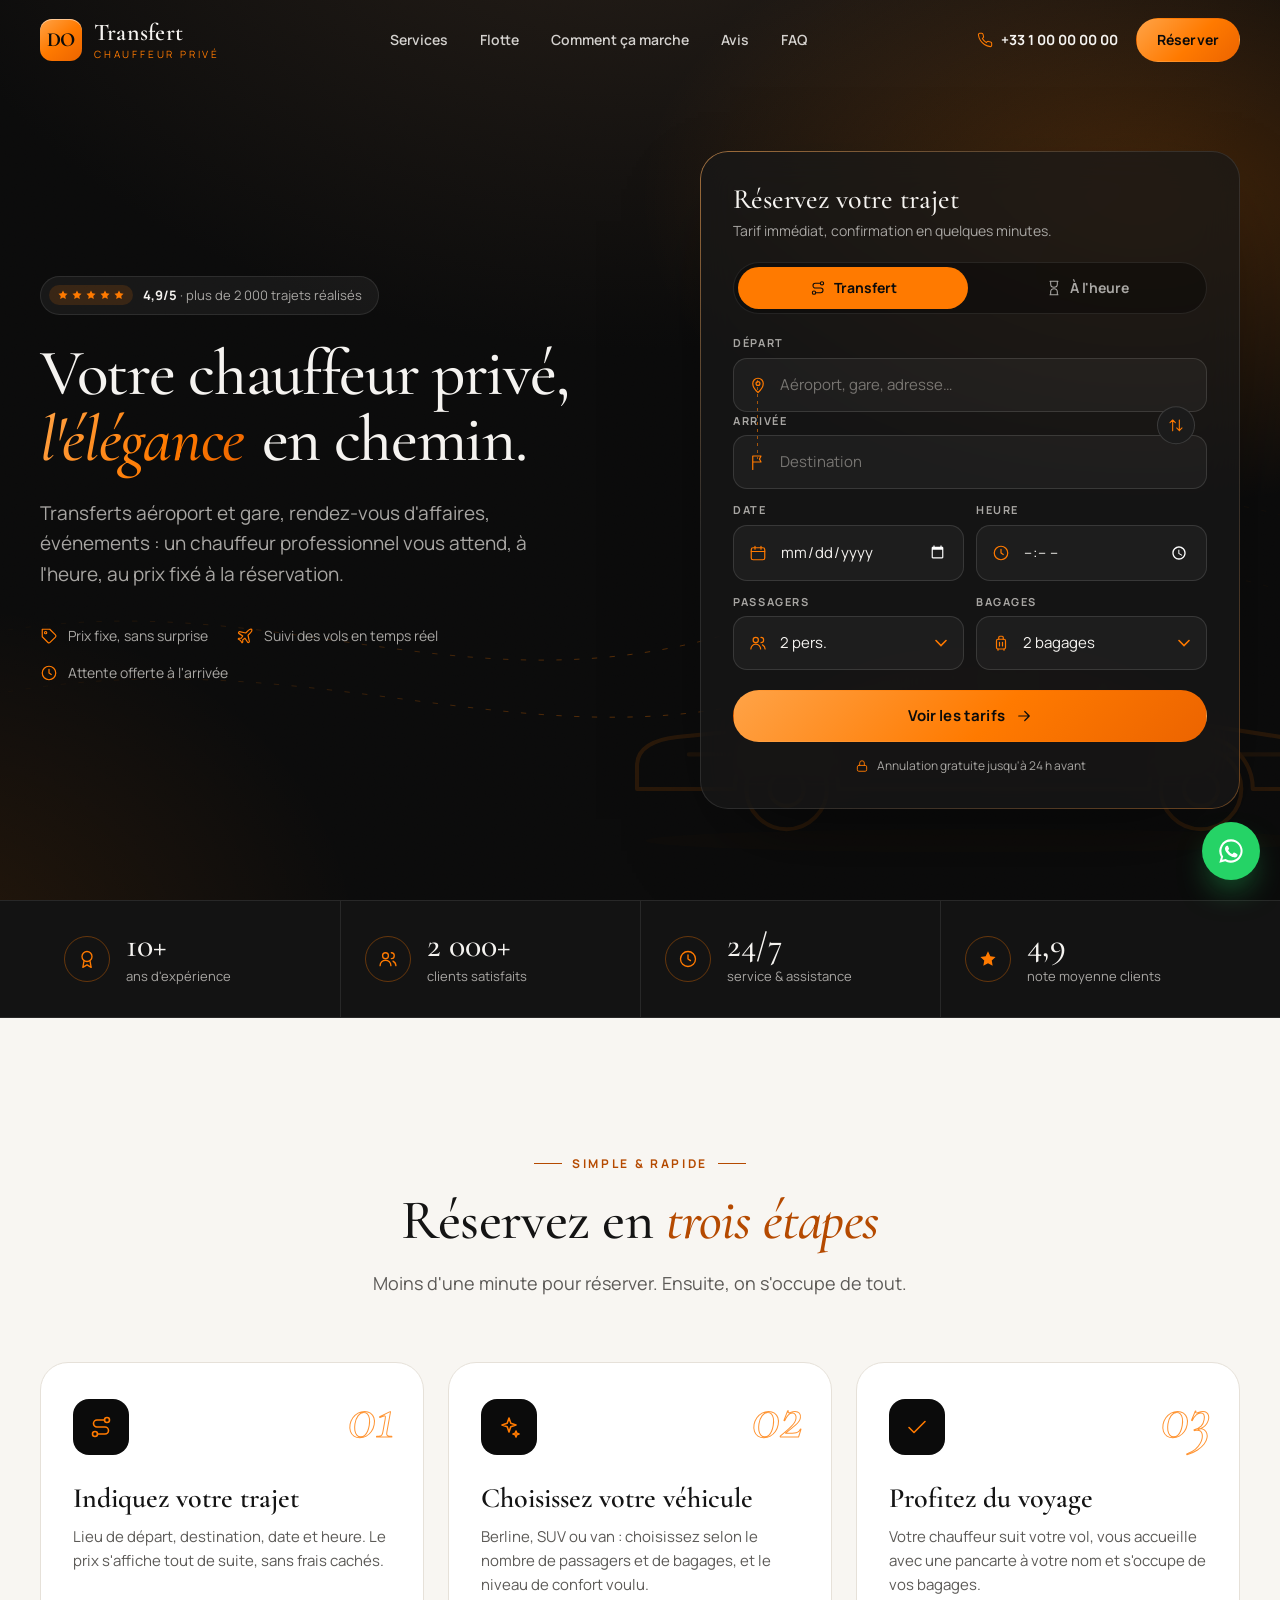
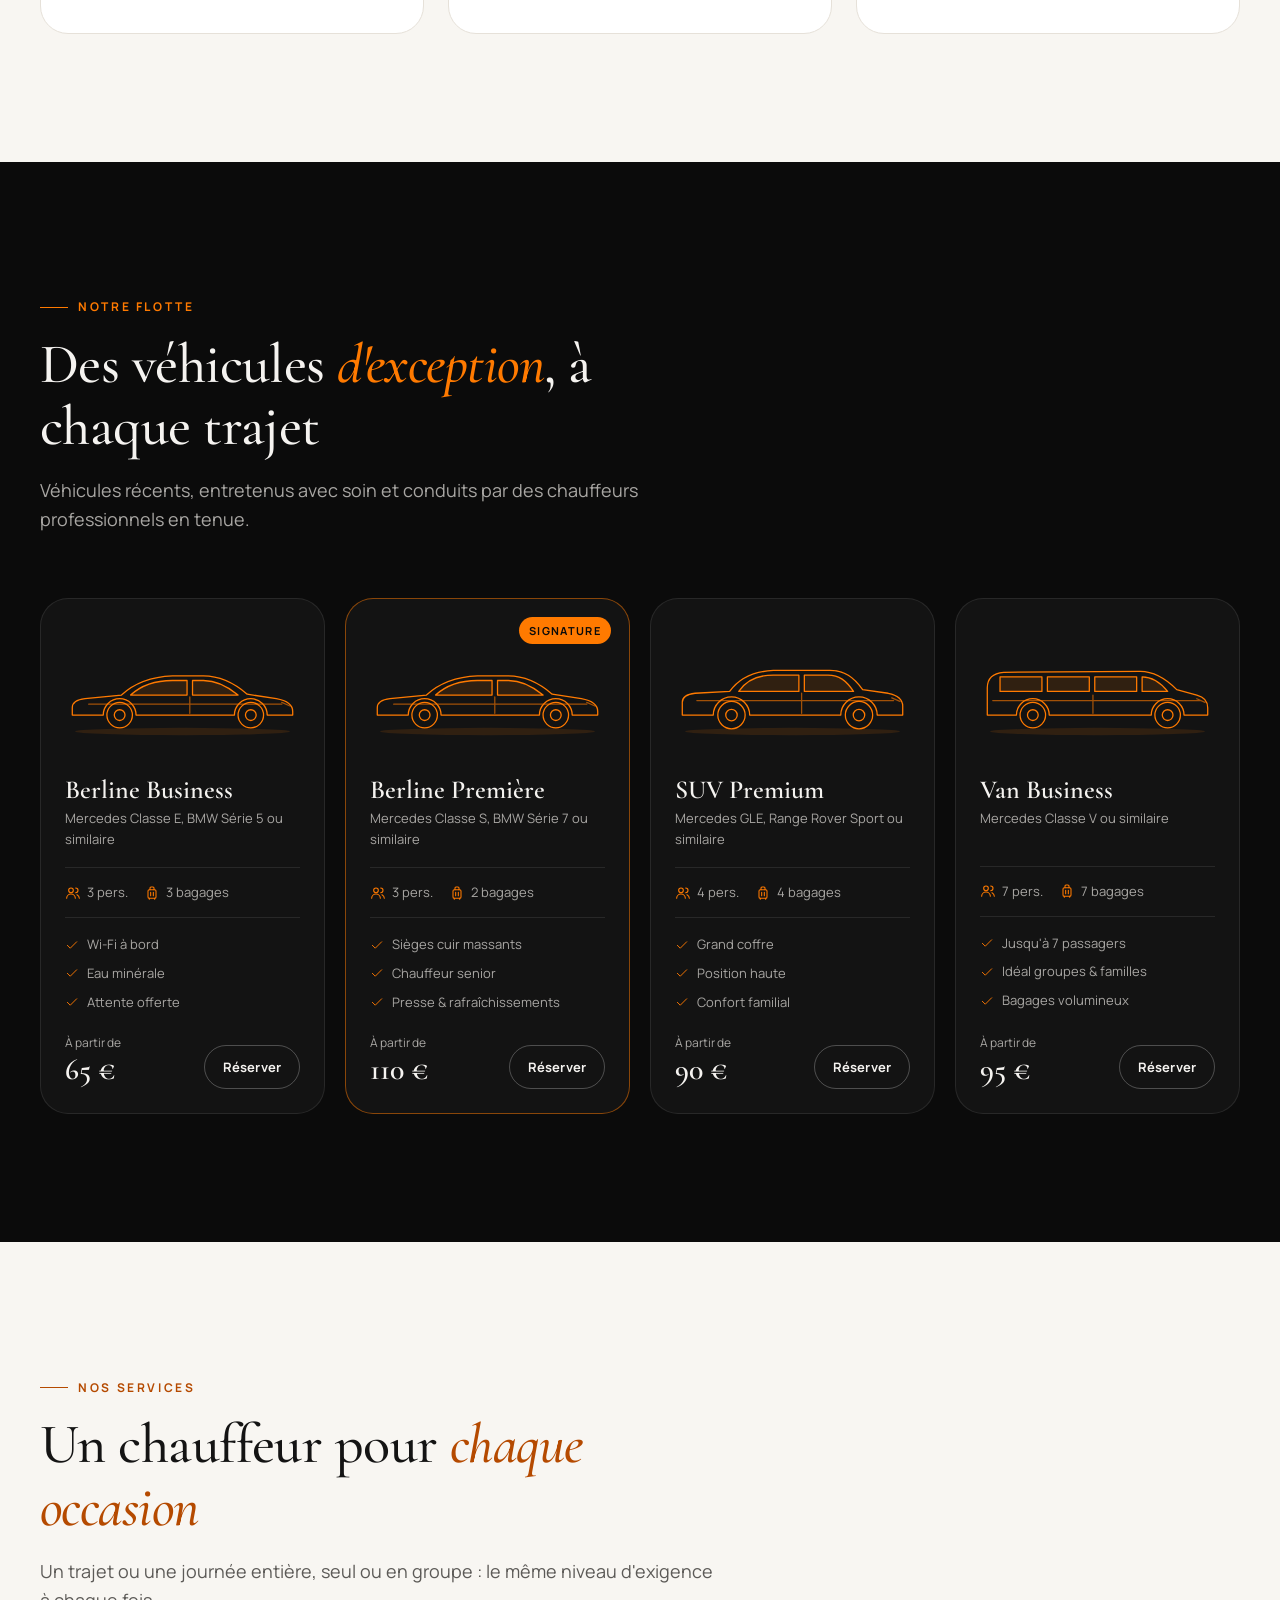
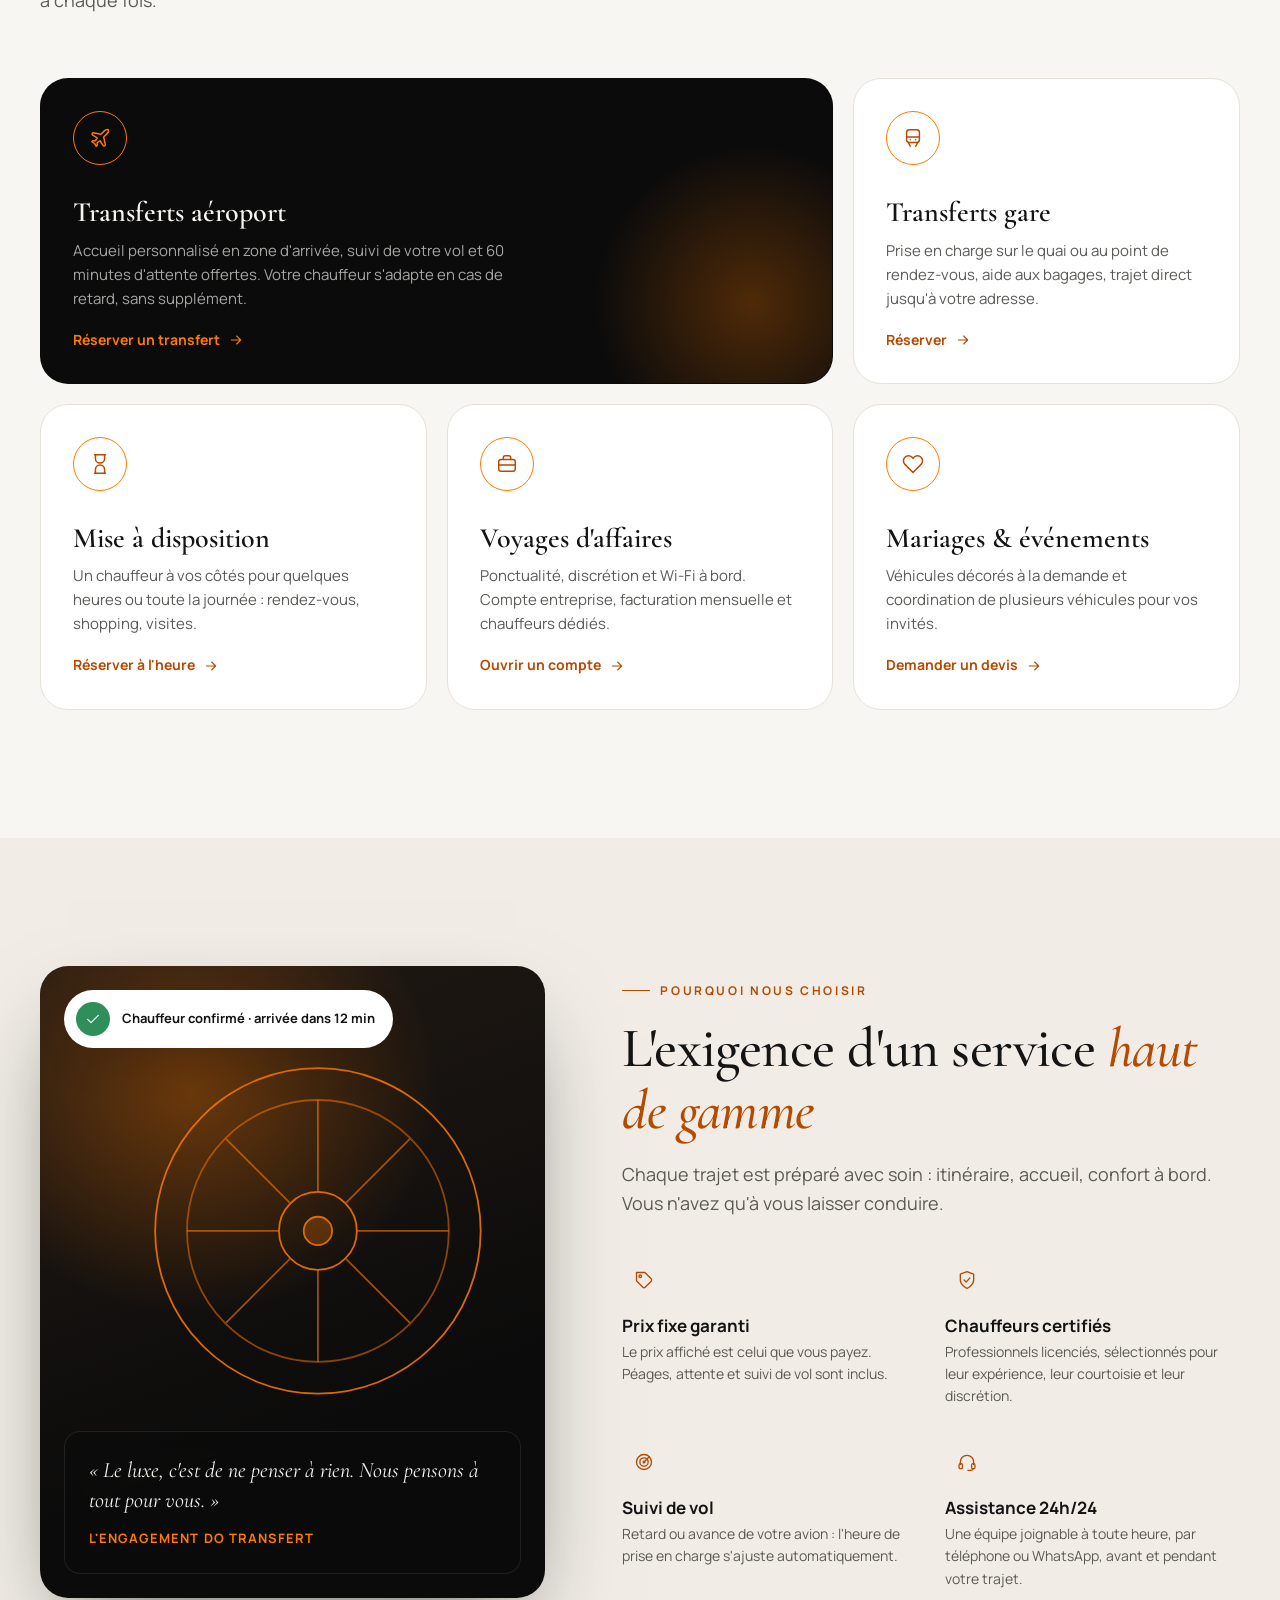
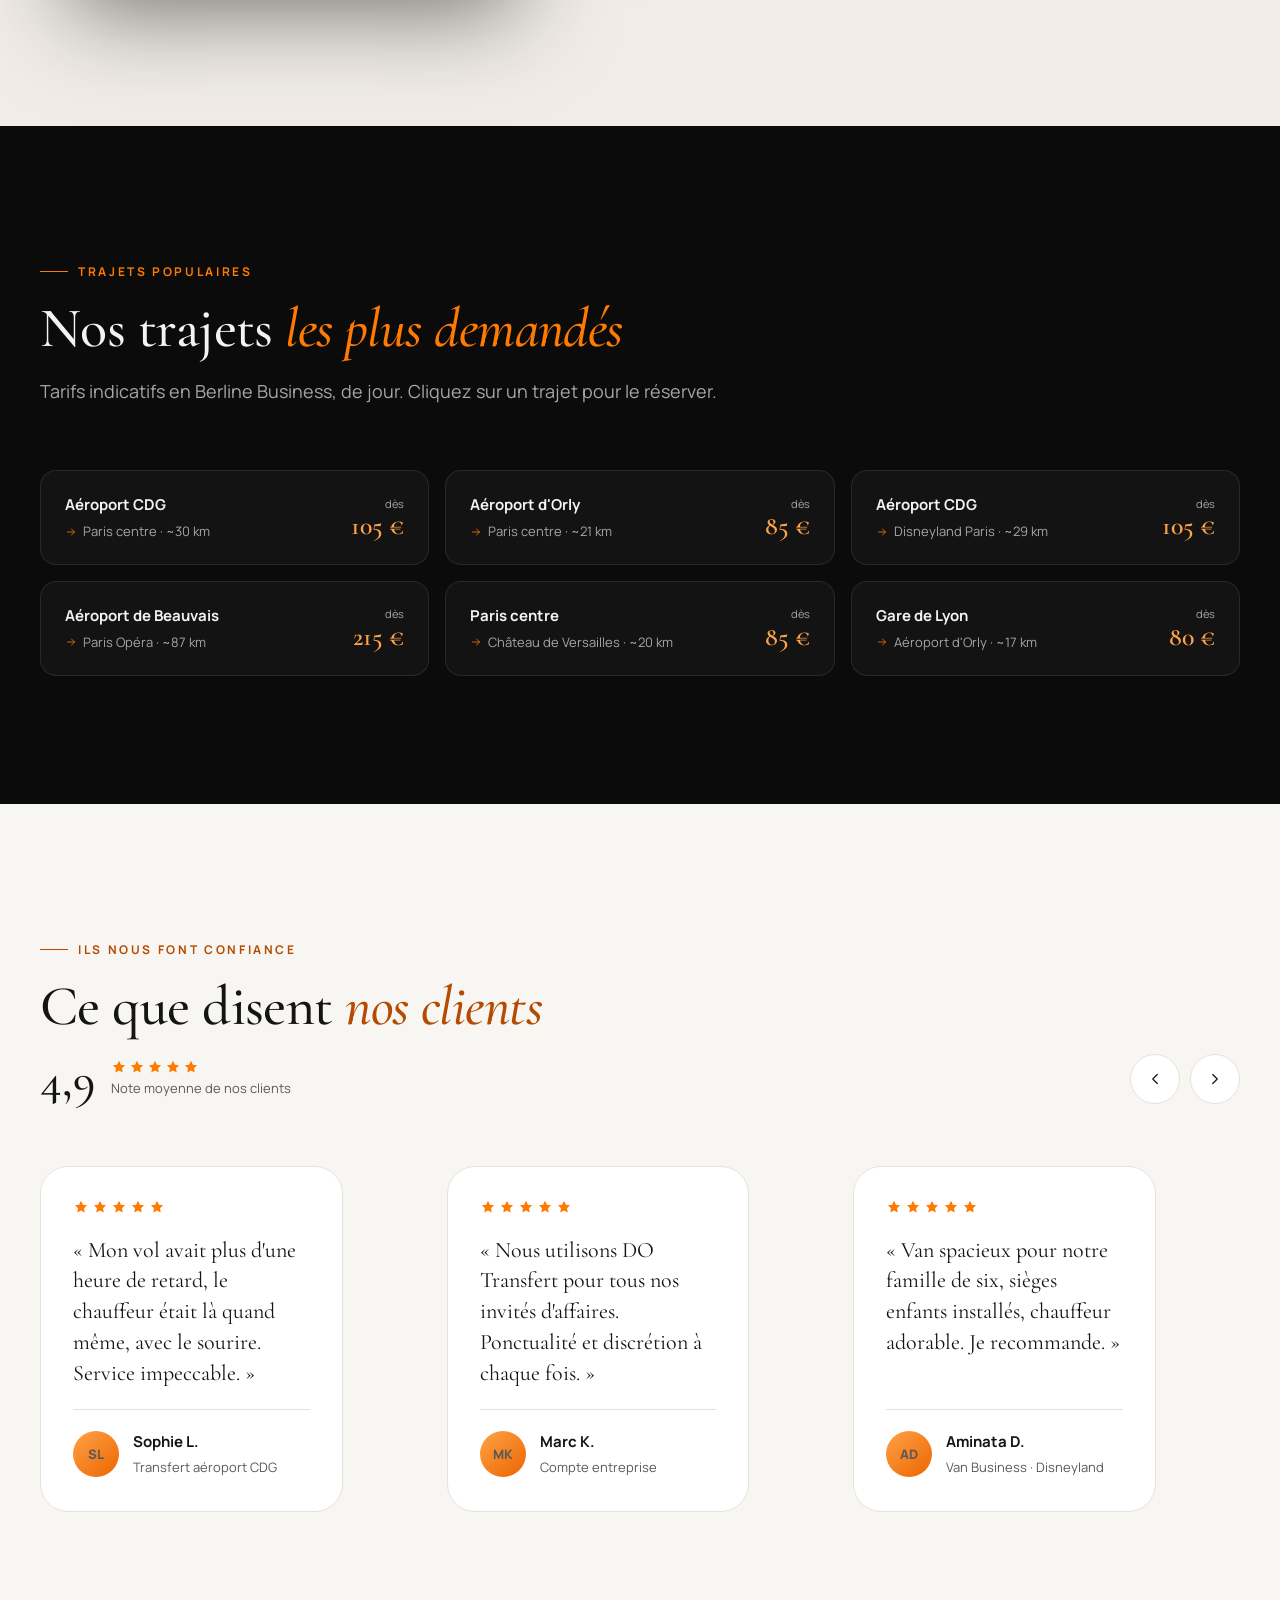
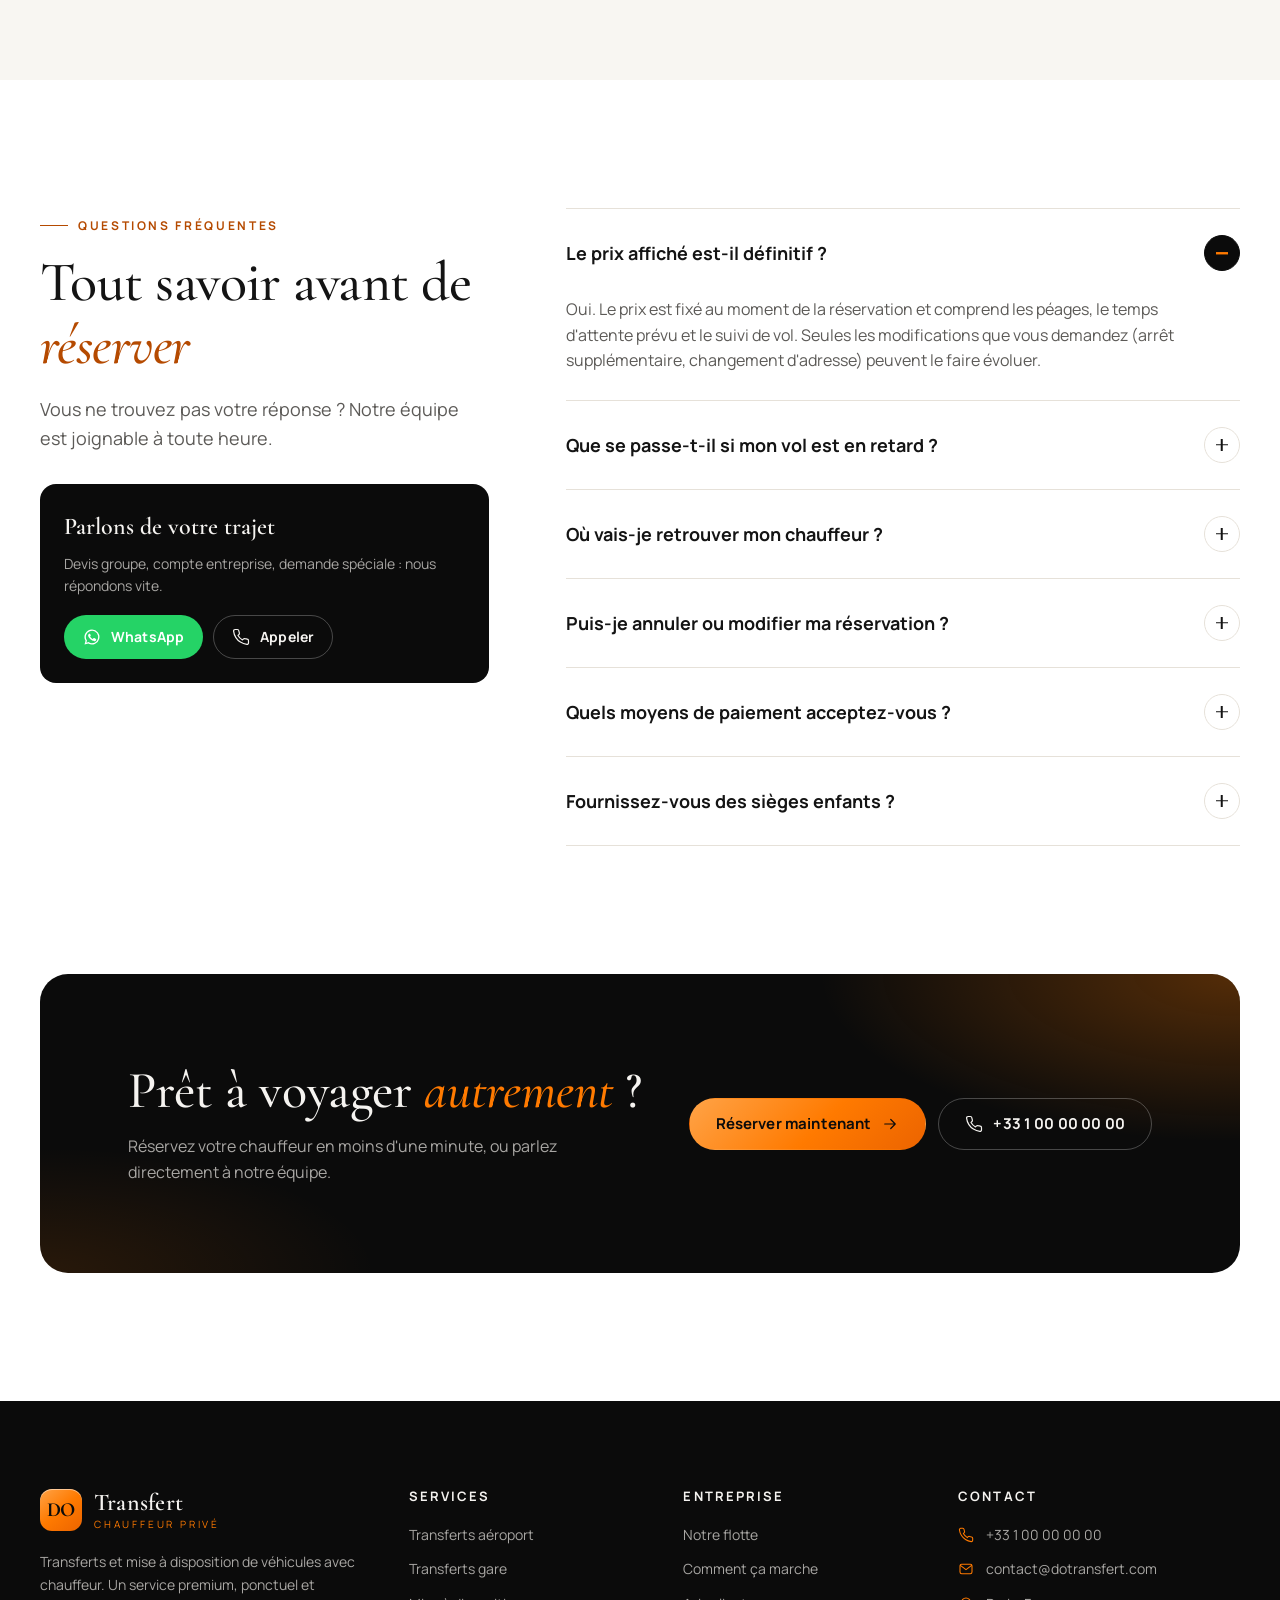
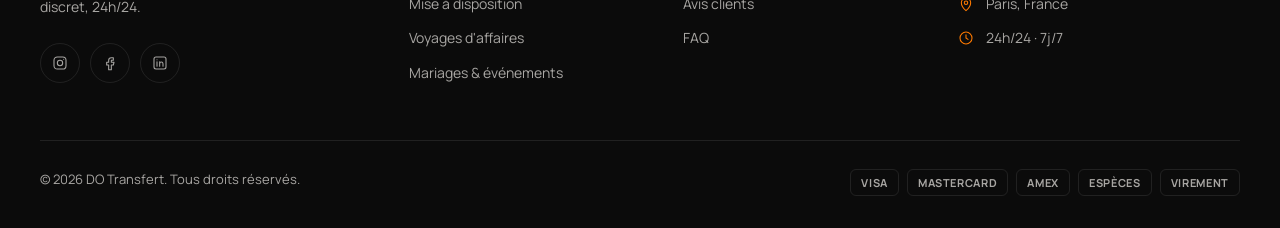
<file: index.html>
<!doctype html>
<html lang="fr" class="no-js">
<head>
  <meta charset="utf-8">
  <meta name="viewport" content="width=device-width, initial-scale=1, viewport-fit=cover">
  <title>DO Transfert — Chauffeur privé & transferts aéroport premium</title>
  <meta name="description" content="Réservez en quelques secondes un chauffeur privé pour vos transferts aéroport, gare, rendez-vous d'affaires et événements. Prix fixe, accueil personnalisé, disponible 24h/24.">
  <meta name="theme-color" content="#0b0b0b">
  <link rel="manifest" href="manifest.webmanifest">
  <meta name="mobile-web-app-capable" content="yes">
  <meta name="apple-mobile-web-app-capable" content="yes">
  <meta name="apple-mobile-web-app-status-bar-style" content="black-translucent">
  <meta name="apple-mobile-web-app-title" content="DO Transfert">
  <link rel="apple-touch-icon" href="assets/img/icons/apple-touch-icon.png">
  <meta property="og:title" content="DO Transfert — Chauffeur privé premium">
  <meta property="og:description" content="Transferts aéroport, gare et mise à disposition avec chauffeur. Prix fixe, réservation en ligne.">
  <meta property="og:type" content="website">
  <link rel="icon" href="assets/img/favicon.svg" type="image/svg+xml">
  <link rel="preconnect" href="https://fonts.googleapis.com">
  <link rel="preconnect" href="https://fonts.gstatic.com" crossorigin>
  <link href="https://fonts.googleapis.com/css2?family=Cormorant+Garamond:ital,wght@0,500;0,600;0,700;1,500;1,600&family=Manrope:wght@400;500;600;700;800&display=swap" rel="stylesheet">
  <link rel="stylesheet" href="assets/css/styles.css">
</head>
<body>
<script src="assets/js/icons.js"></script>
<a class="skip-link" href="#main">Aller au contenu</a>

<!-- ============ En-tête ============ -->
<header class="site-header">
  <div class="container nav">
    <a href="index.html" class="logo" aria-label="DO Transfert — accueil">
      <span class="logo-mark">DO</span>
      <span class="logo-text"><strong>Transfert</strong><small>Chauffeur privé</small></span>
    </a>
    <nav aria-label="Navigation principale">
      <ul class="nav-links">
        <li><a href="#services">Services</a></li>
        <li><a href="#flotte">Flotte</a></li>
        <li><a href="#fonctionnement">Comment ça marche</a></li>
        <li><a href="#avis">Avis</a></li>
        <li><a href="#faq">FAQ</a></li>
      </ul>
    </nav>
    <div class="nav-cta">
      <a class="nav-phone" data-href="phone" href="#"><svg aria-hidden="true"><use href="#i-phone"/></svg><span data-brand="phone"></span></a>
      <button type="button" class="btn btn-outline-light install-btn" data-install hidden><svg aria-hidden="true"><use href="#i-download"/></svg>Installer l'app</button>
      <a href="#reserver" class="btn btn-primary">Réserver</a>
      <button class="menu-toggle" type="button" aria-expanded="false" aria-controls="mobile-menu" aria-label="Ouvrir le menu"><span></span></button>
    </div>
  </div>
</header>

<div class="mobile-menu" id="mobile-menu">
  <a href="#services">Services</a>
  <a href="#flotte">Flotte</a>
  <a href="#fonctionnement">Comment ça marche</a>
  <a href="#avis">Avis</a>
  <a href="#faq">FAQ</a>
  <a href="#reserver" class="btn btn-primary btn-block">Réserver un chauffeur</a>
  <button type="button" class="btn btn-outline-light btn-block" data-install hidden><svg aria-hidden="true"><use href="#i-download"/></svg>Installer l'application</button>
  <div class="mobile-contact">
    <a data-href="phone" href="#" data-brand="phone"></a>
    <a data-href="email" href="#" data-brand="email"></a>
  </div>
</div>

<main id="main">

  <!-- ============ Hero + réservation ============ -->
  <section class="hero on-dark" id="reserver">
    <div class="hero-bg" aria-hidden="true">
      <svg class="hero-lines" viewBox="0 0 1440 900" preserveAspectRatio="none">
        <defs>
          <linearGradient id="lineGrad" x1="0" x2="1">
            <stop offset="0" stop-color="#ff7a00" stop-opacity="0"/>
            <stop offset=".5" stop-color="#ff7a00" stop-opacity=".7"/>
            <stop offset="1" stop-color="#ff7a00" stop-opacity="0"/>
          </linearGradient>
        </defs>
        <path d="M-50 720 C 300 640, 520 820, 860 700 S 1300 520, 1500 600"/>
        <path d="M-50 790 C 340 700, 600 880, 920 770 S 1320 600, 1500 690"/>
      </svg>
    </div>
    <div class="hero-car" aria-hidden="true" id="hero-car"></div>

    <div class="container hero-grid">
      <div class="hero-copy">
        <div class="hero-badge reveal">
          <span class="stars">
            <svg><use href="#i-star"/></svg><svg><use href="#i-star"/></svg><svg><use href="#i-star"/></svg><svg><use href="#i-star"/></svg><svg><use href="#i-star"/></svg>
          </span>
          <span><b>4,9/5</b> · plus de 2 000 trajets réalisés</span>
        </div>
        <h1 class="reveal" data-delay="1">Votre chauffeur privé,<br><em>l'élégance</em> en chemin.</h1>
        <p class="lead reveal" data-delay="2">Transferts aéroport et gare, rendez-vous d'affaires, événements : un chauffeur professionnel vous attend, à l'heure, au prix fixé à la réservation.</p>
        <ul class="hero-points reveal" data-delay="3">
          <li><svg><use href="#i-tag"/></svg>Prix fixe, sans surprise</li>
          <li><svg><use href="#i-plane"/></svg>Suivi des vols en temps réel</li>
          <li><svg><use href="#i-clock"/></svg>Attente offerte à l'arrivée</li>
        </ul>
      </div>

      <div class="booking-card reveal" data-delay="2">
        <h2>Réservez votre trajet</h2>
        <p class="sub">Tarif immédiat, confirmation en quelques minutes.</p>
        <div id="hero-booking"></div>
        <p class="booking-foot"><svg><use href="#i-lock"/></svg>Annulation gratuite jusqu'à 24 h avant</p>
      </div>
    </div>
  </section>

  <!-- ============ Bandeau de confiance ============ -->
  <section class="trust" aria-label="Chiffres clés">
    <div class="container trust-inner">
      <div class="trust-item"><span class="trust-icon"><svg><use href="#i-award"/></svg></span><div><strong>10+</strong><span>ans d'expérience</span></div></div>
      <div class="trust-item"><span class="trust-icon"><svg><use href="#i-users"/></svg></span><div><strong>2 000+</strong><span>clients satisfaits</span></div></div>
      <div class="trust-item"><span class="trust-icon"><svg><use href="#i-clock"/></svg></span><div><strong>24/7</strong><span>service & assistance</span></div></div>
      <div class="trust-item"><span class="trust-icon"><svg><use href="#i-star"/></svg></span><div><strong>4,9</strong><span>note moyenne clients</span></div></div>
    </div>
  </section>

  <!-- ============ Comment ça marche ============ -->
  <section class="section" id="fonctionnement">
    <div class="container">
      <div class="section-head center reveal">
        <span class="eyebrow">Simple & rapide</span>
        <h2 class="section-title">Réservez en <em>trois étapes</em></h2>
        <p class="lead">Moins d'une minute pour réserver. Ensuite, on s'occupe de tout.</p>
      </div>
      <div class="steps">
        <article class="step reveal">
          <span class="step-num">01</span>
          <div class="step-icon"><svg><use href="#i-route"/></svg></div>
          <h3>Indiquez votre trajet</h3>
          <p>Lieu de départ, destination, date et heure. Le prix s'affiche tout de suite, sans frais cachés.</p>
        </article>
        <article class="step reveal" data-delay="1">
          <span class="step-num">02</span>
          <div class="step-icon"><svg><use href="#i-sparkle"/></svg></div>
          <h3>Choisissez votre véhicule</h3>
          <p>Berline, SUV ou van : choisissez selon le nombre de passagers et de bagages, et le niveau de confort voulu.</p>
        </article>
        <article class="step reveal" data-delay="2">
          <span class="step-num">03</span>
          <div class="step-icon"><svg><use href="#i-check"/></svg></div>
          <h3>Profitez du voyage</h3>
          <p>Votre chauffeur suit votre vol, vous accueille avec une pancarte à votre nom et s'occupe de vos bagages.</p>
        </article>
      </div>
    </div>
  </section>

  <!-- ============ Flotte ============ -->
  <section class="section on-dark" id="flotte">
    <div class="container">
      <div class="section-head reveal">
        <span class="eyebrow">Notre flotte</span>
        <h2 class="section-title">Des véhicules <em>d'exception</em>, à chaque trajet</h2>
        <p class="lead">Véhicules récents, entretenus avec soin et conduits par des chauffeurs professionnels en tenue.</p>
      </div>
      <div class="fleet-grid" id="fleet-grid"></div>
    </div>
  </section>

  <!-- ============ Services ============ -->
  <section class="section" id="services">
    <div class="container">
      <div class="section-head reveal">
        <span class="eyebrow">Nos services</span>
        <h2 class="section-title">Un chauffeur pour <em>chaque occasion</em></h2>
        <p class="lead">Un trajet ou une journée entière, seul ou en groupe : le même niveau d'exigence à chaque fois.</p>
      </div>
      <div class="services-grid">
        <article class="service wide reveal">
          <div class="service-icon"><svg><use href="#i-plane"/></svg></div>
          <h3>Transferts aéroport</h3>
          <p>Accueil personnalisé en zone d'arrivée, suivi de votre vol et 60 minutes d'attente offertes. Votre chauffeur s'adapte en cas de retard, sans supplément.</p>
          <a href="#reserver" class="service-link" data-prefill="Aéroport Paris-Charles de Gaulle (CDG)|Paris centre — Champs-Élysées">Réserver un transfert <svg><use href="#i-arrow"/></svg></a>
        </article>
        <article class="service reveal" data-delay="1">
          <div class="service-icon"><svg><use href="#i-train"/></svg></div>
          <h3>Transferts gare</h3>
          <p>Prise en charge sur le quai ou au point de rendez-vous, aide aux bagages, trajet direct jusqu'à votre adresse.</p>
          <a href="#reserver" class="service-link" data-prefill="Gare de Lyon, Paris|">Réserver <svg><use href="#i-arrow"/></svg></a>
        </article>
        <article class="service reveal">
          <div class="service-icon"><svg><use href="#i-hourglass"/></svg></div>
          <h3>Mise à disposition</h3>
          <p>Un chauffeur à vos côtés pour quelques heures ou toute la journée : rendez-vous, shopping, visites.</p>
          <a href="#reserver" class="service-link" data-prefill="hourly">Réserver à l'heure <svg><use href="#i-arrow"/></svg></a>
        </article>
        <article class="service reveal" data-delay="1">
          <div class="service-icon"><svg><use href="#i-briefcase"/></svg></div>
          <h3>Voyages d'affaires</h3>
          <p>Ponctualité, discrétion et Wi-Fi à bord. Compte entreprise, facturation mensuelle et chauffeurs dédiés.</p>
          <a href="#contact" class="service-link">Ouvrir un compte <svg><use href="#i-arrow"/></svg></a>
        </article>
        <article class="service reveal" data-delay="2">
          <div class="service-icon"><svg><use href="#i-heart"/></svg></div>
          <h3>Mariages & événements</h3>
          <p>Véhicules décorés à la demande et coordination de plusieurs véhicules pour vos invités.</p>
          <a href="#contact" class="service-link">Demander un devis <svg><use href="#i-arrow"/></svg></a>
        </article>
      </div>
    </div>
  </section>

  <!-- ============ Pourquoi nous ============ -->
  <section class="section" style="background: var(--ivory-2);">
    <div class="container why">
      <div class="why-visual reveal" aria-hidden="true">
        <svg class="wheel" viewBox="0 0 200 200" fill="none" stroke="currentColor" stroke-width="1">
          <circle cx="100" cy="100" r="92"/><circle cx="100" cy="100" r="74" opacity=".6"/>
          <circle cx="100" cy="100" r="22"/><circle cx="100" cy="100" r="8" fill="currentColor" fill-opacity=".3"/>
          <path d="M100 78 L100 26 M100 122 L100 174 M78 100 L26 100 M122 100 L174 100 M84 84 L48 48 M116 116 L152 152 M116 84 L152 48 M84 116 L48 152" opacity=".7"/>
        </svg>
        <div class="why-float"><span class="dot"><svg><use href="#i-check"/></svg></span>Chauffeur confirmé · arrivée dans 12 min</div>
        <div class="why-quote">
          <p>« Le luxe, c'est de ne penser à rien. Nous pensons à tout pour vous. »</p>
          <span>L'engagement DO Transfert</span>
        </div>
      </div>
      <div>
        <div class="reveal">
          <span class="eyebrow">Pourquoi nous choisir</span>
          <h2 class="section-title">L'exigence d'un service <em>haut de gamme</em></h2>
          <p class="lead">Chaque trajet est préparé avec soin : itinéraire, accueil, confort à bord. Vous n'avez qu'à vous laisser conduire.</p>
        </div>
        <div class="feature-list">
          <div class="feature reveal">
            <div class="feature-icon"><svg><use href="#i-tag"/></svg></div>
            <h4>Prix fixe garanti</h4>
            <p>Le prix affiché est celui que vous payez. Péages, attente et suivi de vol sont inclus.</p>
          </div>
          <div class="feature reveal" data-delay="1">
            <div class="feature-icon"><svg><use href="#i-shield"/></svg></div>
            <h4>Chauffeurs certifiés</h4>
            <p>Professionnels licenciés, sélectionnés pour leur expérience, leur courtoisie et leur discrétion.</p>
          </div>
          <div class="feature reveal">
            <div class="feature-icon"><svg><use href="#i-radar"/></svg></div>
            <h4>Suivi de vol</h4>
            <p>Retard ou avance de votre avion : l'heure de prise en charge s'ajuste automatiquement.</p>
          </div>
          <div class="feature reveal" data-delay="1">
            <div class="feature-icon"><svg><use href="#i-headset"/></svg></div>
            <h4>Assistance 24h/24</h4>
            <p>Une équipe joignable à toute heure, par téléphone ou WhatsApp, avant et pendant votre trajet.</p>
          </div>
        </div>
      </div>
    </div>
  </section>

  <!-- ============ Trajets populaires ============ -->
  <section class="section on-dark" id="destinations">
    <div class="container">
      <div class="section-head reveal">
        <span class="eyebrow">Trajets populaires</span>
        <h2 class="section-title">Nos trajets <em>les plus demandés</em></h2>
        <p class="lead">Tarifs indicatifs en Berline Business, de jour. Cliquez sur un trajet pour le réserver.</p>
      </div>
      <template id="popular-routes">
Aéroport Paris-Charles de Gaulle (CDG)|Paris centre — Champs-Élysées|Aéroport CDG|Paris centre
Aéroport Paris-Orly (ORY)|Paris centre — Champs-Élysées|Aéroport d'Orly|Paris centre
Aéroport Paris-Charles de Gaulle (CDG)|Disneyland Paris|Aéroport CDG|Disneyland Paris
Aéroport Paris-Beauvais (BVA)|Paris — Opéra / Grands Boulevards|Aéroport de Beauvais|Paris Opéra
Paris centre — Champs-Élysées|Château de Versailles|Paris centre|Château de Versailles
Gare de Lyon, Paris|Aéroport Paris-Orly (ORY)|Gare de Lyon|Aéroport d'Orly
      </template>
      <div class="routes" id="routes"></div>
    </div>
  </section>

  <!-- ============ Avis ============ -->
  <section class="section" id="avis">
    <div class="container">
      <div class="reviews-head">
        <div class="section-head reveal">
          <span class="eyebrow">Ils nous font confiance</span>
          <h2 class="section-title">Ce que disent <em>nos clients</em></h2>
          <div class="rating-summary">
            <strong>4,9</strong>
            <div>
              <div class="stars"><svg><use href="#i-star"/></svg><svg><use href="#i-star"/></svg><svg><use href="#i-star"/></svg><svg><use href="#i-star"/></svg><svg><use href="#i-star"/></svg></div>
              <span>Note moyenne de nos clients</span>
            </div>
          </div>
        </div>
        <div class="reviews-nav">
          <button class="icon-btn" type="button" data-reviews="prev" aria-label="Avis précédents"><svg><use href="#i-chev-left"/></svg></button>
          <button class="icon-btn" type="button" data-reviews="next" aria-label="Avis suivants"><svg><use href="#i-chev-right"/></svg></button>
        </div>
      </div>
      <div class="reviews" tabindex="0" aria-label="Avis clients">
        <figure class="review">
          <div class="stars" aria-label="5 étoiles sur 5"><svg><use href="#i-star"/></svg><svg><use href="#i-star"/></svg><svg><use href="#i-star"/></svg><svg><use href="#i-star"/></svg><svg><use href="#i-star"/></svg></div>
          <blockquote>« Mon vol avait plus d'une heure de retard, le chauffeur était là quand même, avec le sourire. Service impeccable. »</blockquote>
          <figcaption class="review-author"><span class="avatar">SL</span><div><strong>Sophie L.</strong><span>Transfert aéroport CDG</span></div></figcaption>
        </figure>
        <figure class="review">
          <div class="stars" aria-label="5 étoiles sur 5"><svg><use href="#i-star"/></svg><svg><use href="#i-star"/></svg><svg><use href="#i-star"/></svg><svg><use href="#i-star"/></svg><svg><use href="#i-star"/></svg></div>
          <blockquote>« Nous utilisons DO Transfert pour tous nos invités d'affaires. Ponctualité et discrétion à chaque fois. »</blockquote>
          <figcaption class="review-author"><span class="avatar">MK</span><div><strong>Marc K.</strong><span>Compte entreprise</span></div></figcaption>
        </figure>
        <figure class="review">
          <div class="stars" aria-label="5 étoiles sur 5"><svg><use href="#i-star"/></svg><svg><use href="#i-star"/></svg><svg><use href="#i-star"/></svg><svg><use href="#i-star"/></svg><svg><use href="#i-star"/></svg></div>
          <blockquote>« Van spacieux pour notre famille de six, sièges enfants installés, chauffeur adorable. Je recommande. »</blockquote>
          <figcaption class="review-author"><span class="avatar">AD</span><div><strong>Aminata D.</strong><span>Van Business · Disneyland</span></div></figcaption>
        </figure>
        <figure class="review">
          <div class="stars" aria-label="5 étoiles sur 5"><svg><use href="#i-star"/></svg><svg><use href="#i-star"/></svg><svg><use href="#i-star"/></svg><svg><use href="#i-star"/></svg><svg><use href="#i-star"/></svg></div>
          <blockquote>« La voiture de notre mariage était magnifique et le chauffeur d'une élégance rare. Merci ! »</blockquote>
          <figcaption class="review-author"><span class="avatar">JR</span><div><strong>Julie & Romain</strong><span>Mariage · Berline Première</span></div></figcaption>
        </figure>
        <figure class="review">
          <div class="stars" aria-label="5 étoiles sur 5"><svg><use href="#i-star"/></svg><svg><use href="#i-star"/></svg><svg><use href="#i-star"/></svg><svg><use href="#i-star"/></svg><svg><use href="#i-star"/></svg></div>
          <blockquote>« Réservation en deux minutes, confirmation rapide par WhatsApp, prix respecté. Exactement ce que j'attendais. »</blockquote>
          <figcaption class="review-author"><span class="avatar">TB</span><div><strong>Thomas B.</strong><span>Transfert gare de Lyon</span></div></figcaption>
        </figure>
      </div>
    </div>
  </section>

  <!-- ============ FAQ ============ -->
  <section class="section" id="faq" style="background: var(--paper);">
    <div class="container faq-grid">
      <aside class="faq-aside reveal">
        <span class="eyebrow">Questions fréquentes</span>
        <h2 class="section-title">Tout savoir avant de <em>réserver</em></h2>
        <p class="lead">Vous ne trouvez pas votre réponse ? Notre équipe est joignable à toute heure.</p>
        <div class="contact-card" id="contact">
          <strong>Parlons de votre trajet</strong>
          <p>Devis groupe, compte entreprise, demande spéciale : nous répondons vite.</p>
          <div class="btns">
            <a class="btn btn-whatsapp" data-href="whatsapp" href="#"><svg><use href="#i-whatsapp"/></svg>WhatsApp</a>
            <a class="btn btn-outline-light" data-href="phone" href="#"><svg><use href="#i-phone"/></svg>Appeler</a>
          </div>
        </div>
      </aside>
      <div class="faq-list reveal" data-delay="1">
        <div class="faq-item">
          <button class="faq-q" type="button" aria-expanded="true">Le prix affiché est-il définitif ?<span class="plus" aria-hidden="true"></span></button>
          <div class="faq-a"><div><p>Oui. Le prix est fixé au moment de la réservation et comprend les péages, le temps d'attente prévu et le suivi de vol. Seules les modifications que vous demandez (arrêt supplémentaire, changement d'adresse) peuvent le faire évoluer.</p></div></div>
        </div>
        <div class="faq-item">
          <button class="faq-q" type="button" aria-expanded="false">Que se passe-t-il si mon vol est en retard ?<span class="plus" aria-hidden="true"></span></button>
          <div class="faq-a"><div><p>Nous suivons votre vol en temps réel grâce au numéro que vous indiquez. Votre chauffeur ajuste son heure d'arrivée sans frais, et 60 minutes d'attente sont offertes après l'atterrissage.</p></div></div>
        </div>
        <div class="faq-item">
          <button class="faq-q" type="button" aria-expanded="false">Où vais-je retrouver mon chauffeur ?<span class="plus" aria-hidden="true"></span></button>
          <div class="faq-a"><div><p>À l'aéroport, votre chauffeur vous attend dans le hall d'arrivée avec une pancarte à votre nom. En gare, il vous attend en tête de quai ou au point de rendez-vous indiqué. Vous recevez ses coordonnées avant le départ.</p></div></div>
        </div>
        <div class="faq-item">
          <button class="faq-q" type="button" aria-expanded="false">Puis-je annuler ou modifier ma réservation ?<span class="plus" aria-hidden="true"></span></button>
          <div class="faq-a"><div><p>L'annulation est gratuite jusqu'à 24 heures avant la prise en charge. Pour toute modification, contactez-nous par téléphone, e-mail ou WhatsApp en indiquant votre numéro de réservation.</p></div></div>
        </div>
        <div class="faq-item">
          <button class="faq-q" type="button" aria-expanded="false">Quels moyens de paiement acceptez-vous ?<span class="plus" aria-hidden="true"></span></button>
          <div class="faq-a"><div><p>Carte bancaire, espèces, virement et paiement mobile. Les entreprises peuvent bénéficier d'une facturation mensuelle. Une facture vous est envoyée après chaque trajet.</p></div></div>
        </div>
        <div class="faq-item">
          <button class="faq-q" type="button" aria-expanded="false">Fournissez-vous des sièges enfants ?<span class="plus" aria-hidden="true"></span></button>
          <div class="faq-a"><div><p>Oui, sièges bébé, sièges enfants et rehausseurs sont disponibles sur demande lors de la réservation, installés avant votre arrivée.</p></div></div>
        </div>
      </div>
    </div>
  </section>

  <!-- ============ CTA ============ -->
  <section class="section" style="padding-top: 0; background: var(--paper);">
    <div class="container">
      <div class="cta reveal">
        <div>
          <h2>Prêt à voyager <em>autrement</em> ?</h2>
          <p>Réservez votre chauffeur en moins d'une minute, ou parlez directement à notre équipe.</p>
        </div>
        <div class="cta-actions">
          <a href="#reserver" class="btn btn-primary">Réserver maintenant <svg class="arrow"><use href="#i-arrow"/></svg></a>
          <a href="#" data-href="phone" class="btn btn-outline-light"><svg><use href="#i-phone"/></svg><span data-brand="phone"></span></a>
        </div>
      </div>
    </div>
  </section>
</main>

<!-- ============ Pied de page ============ -->
<footer class="site-footer">
  <div class="container">
    <div class="footer-grid">
      <div class="footer-about">
        <a href="index.html" class="logo"><span class="logo-mark">DO</span><span class="logo-text"><strong>Transfert</strong><small>Chauffeur privé</small></span></a>
        <p>Transferts et mise à disposition de véhicules avec chauffeur. Un service premium, ponctuel et discret, 24h/24.</p>
        <div class="socials">
          <a href="#" aria-label="Instagram"><svg><use href="#i-instagram"/></svg></a>
          <a href="#" aria-label="Facebook"><svg><use href="#i-facebook"/></svg></a>
          <a href="#" aria-label="LinkedIn"><svg><use href="#i-linkedin"/></svg></a>
        </div>
      </div>
      <div>
        <h4>Services</h4>
        <ul>
          <li><a href="#services">Transferts aéroport</a></li>
          <li><a href="#services">Transferts gare</a></li>
          <li><a href="#services">Mise à disposition</a></li>
          <li><a href="#services">Voyages d'affaires</a></li>
          <li><a href="#services">Mariages & événements</a></li>
        </ul>
      </div>
      <div>
        <h4>Entreprise</h4>
        <ul>
          <li><a href="#flotte">Notre flotte</a></li>
          <li><a href="#fonctionnement">Comment ça marche</a></li>
          <li><a href="#avis">Avis clients</a></li>
          <li><a href="#faq">FAQ</a></li>
        </ul>
      </div>
      <div>
        <h4>Contact</h4>
        <ul class="footer-contact">
          <li><svg><use href="#i-phone"/></svg><a data-href="phone" href="#" data-brand="phone"></a></li>
          <li><svg><use href="#i-mail"/></svg><a data-href="email" href="#" data-brand="email"></a></li>
          <li><svg><use href="#i-pin"/></svg><span data-brand="address"></span></li>
          <li><svg><use href="#i-clock"/></svg><span data-brand="hours"></span></li>
        </ul>
      </div>
    </div>
    <div class="footer-bottom">
      <p>© <span data-year></span> DO Transfert. Tous droits réservés.</p>
      <div class="pay" aria-label="Moyens de paiement"><span>VISA</span><span>MASTERCARD</span><span>AMEX</span><span>ESPÈCES</span><span>VIREMENT</span></div>
    </div>
  </div>
</footer>

<a class="fab" data-href="whatsapp" href="#" aria-label="Nous écrire sur WhatsApp"><svg><use href="#i-whatsapp"/></svg></a>

<script src="assets/js/config.js"></script>
<script src="assets/js/app.js"></script>
<script>
  DOT.onReady = function () {
    DOT.$("#hero-car").innerHTML = DOT.vehicleSVG("sedan");
  };
</script>
</body>
</html>
</file>
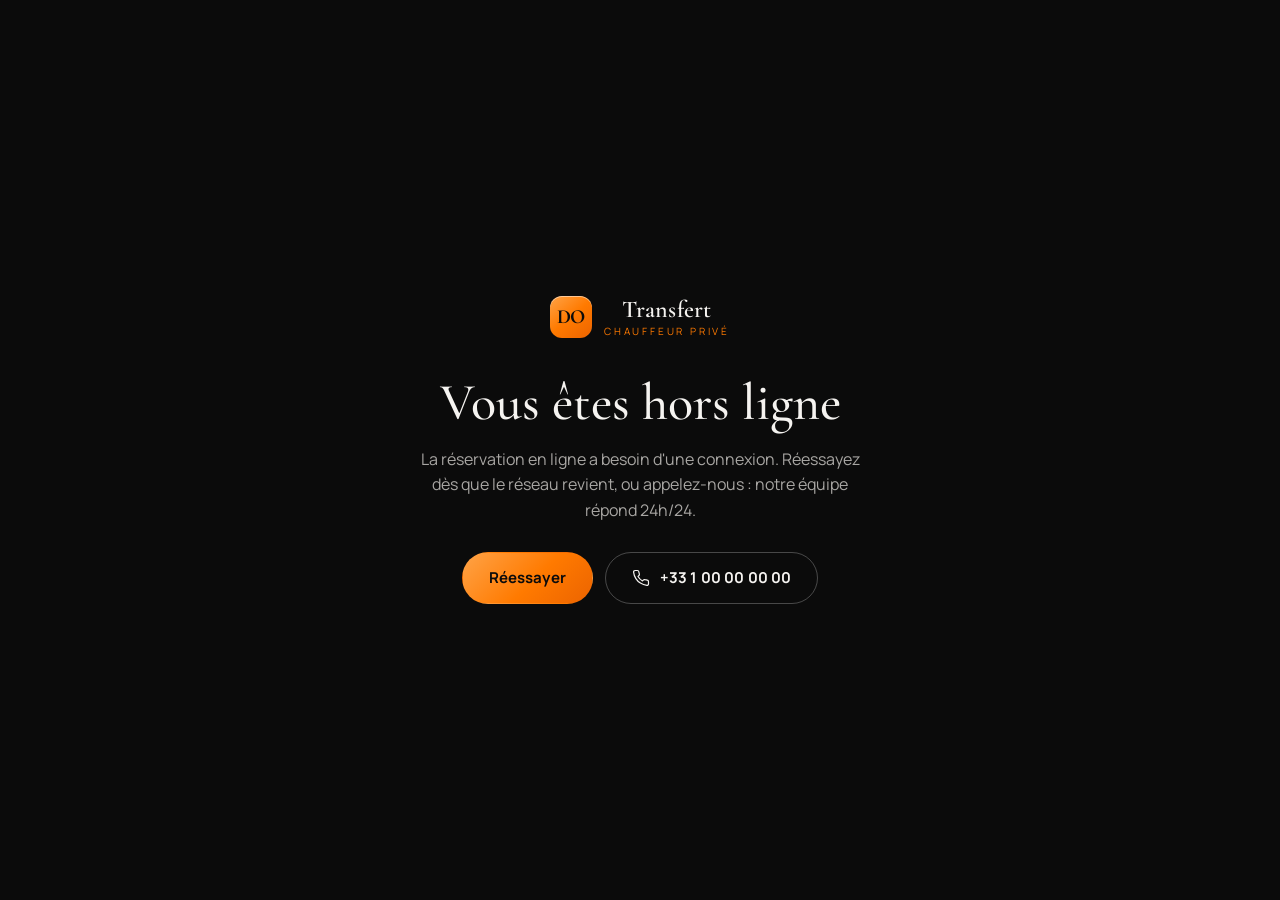
<file: offline.html>
<!doctype html>
<html lang="fr" class="no-js">
<head>
  <meta charset="utf-8">
  <meta name="viewport" content="width=device-width, initial-scale=1, viewport-fit=cover">
  <title>Hors ligne — DO Transfert</title>
  <meta name="theme-color" content="#0b0b0b">
  <meta name="robots" content="noindex">
  <link rel="manifest" href="manifest.webmanifest">
  <link rel="icon" href="assets/img/favicon.svg" type="image/svg+xml">
  <link href="https://fonts.googleapis.com/css2?family=Cormorant+Garamond:ital,wght@0,500;0,600;0,700;1,500;1,600&family=Manrope:wght@400;500;600;700;800&display=swap" rel="stylesheet">
  <link rel="stylesheet" href="assets/css/styles.css">
  <style>
    .offline { min-height: 100vh; min-height: 100svh; display: grid; place-items: center; text-align: center; padding: 40px var(--gutter); }
    .offline .logo { justify-content: center; margin-bottom: 36px; }
    .offline h1 { font-family: var(--font-display); font-weight: 500; font-size: clamp(34px, 6vw, 52px); }
    .offline p { color: var(--muted-on-dark); max-width: 460px; margin: 14px auto 28px; }
    .offline .btns { display: flex; flex-wrap: wrap; justify-content: center; gap: 12px; }
  </style>
</head>
<body class="on-dark">
<script src="assets/js/icons.js"></script>
<main class="offline">
  <div>
    <a href="index.html" class="logo" aria-label="DO Transfert — accueil">
      <span class="logo-mark">DO</span>
      <span class="logo-text"><strong>Transfert</strong><small>Chauffeur privé</small></span>
    </a>
    <h1>Vous êtes hors ligne</h1>
    <p>La réservation en ligne a besoin d'une connexion. Réessayez dès que le réseau revient, ou appelez-nous : notre équipe répond 24h/24.</p>
    <div class="btns">
      <button type="button" class="btn btn-primary" onclick="location.reload()">Réessayer</button>
      <a class="btn btn-outline-light" data-href="phone" href="#"><svg aria-hidden="true"><use href="#i-phone"/></svg><span data-brand="phone"></span></a>
    </div>
  </div>
</main>
<script src="assets/js/config.js"></script>
<script src="assets/js/app.js"></script>
</body>
</html>
</file>
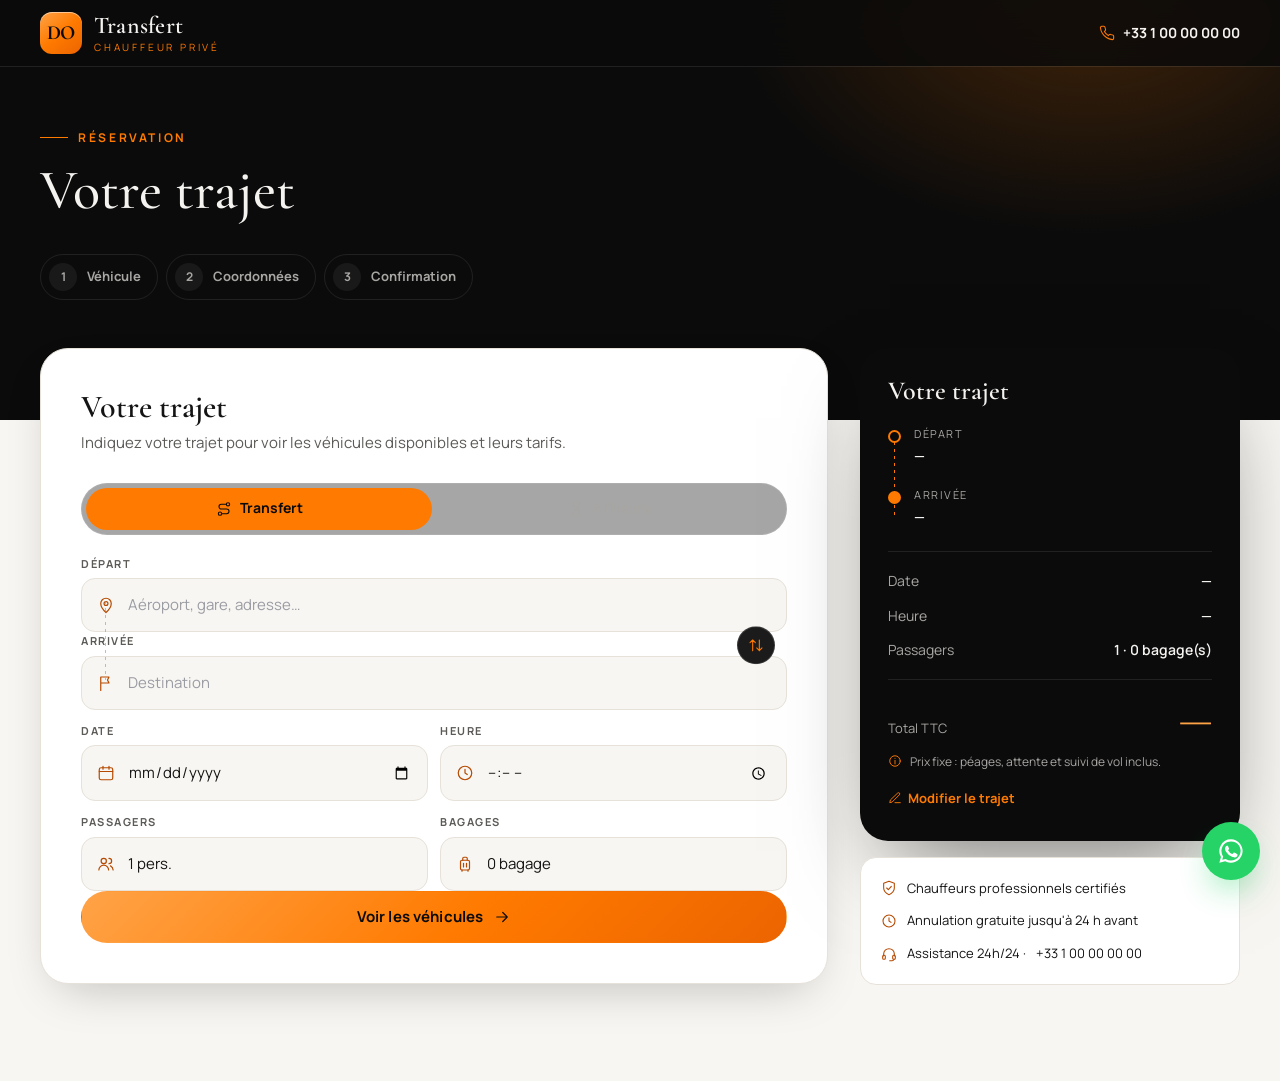
<file: reservation.html>
<!doctype html>
<html lang="fr" class="no-js">
<head>
  <meta charset="utf-8">
  <meta name="viewport" content="width=device-width, initial-scale=1, viewport-fit=cover">
  <title>Réservation — DO Transfert</title>
  <meta name="description" content="Choisissez votre véhicule, indiquez vos coordonnées et confirmez votre trajet avec chauffeur privé.">
  <meta name="theme-color" content="#0b0b0b">
  <link rel="manifest" href="manifest.webmanifest">
  <meta name="mobile-web-app-capable" content="yes">
  <meta name="apple-mobile-web-app-capable" content="yes">
  <meta name="apple-mobile-web-app-status-bar-style" content="black-translucent">
  <meta name="apple-mobile-web-app-title" content="DO Transfert">
  <link rel="apple-touch-icon" href="assets/img/icons/apple-touch-icon.png">
  <meta name="robots" content="noindex">
  <link rel="icon" href="assets/img/favicon.svg" type="image/svg+xml">
  <link rel="preconnect" href="https://fonts.googleapis.com">
  <link rel="preconnect" href="https://fonts.gstatic.com" crossorigin>
  <link href="https://fonts.googleapis.com/css2?family=Cormorant+Garamond:ital,wght@0,500;0,600;0,700;1,500;1,600&family=Manrope:wght@400;500;600;700;800&display=swap" rel="stylesheet">
  <link rel="stylesheet" href="assets/vendor/leaflet/leaflet.css">
  <link rel="stylesheet" href="assets/css/styles.css">
</head>
<body class="page-booking">
<script src="assets/js/icons.js"></script>
<a class="skip-link" href="#main">Aller au contenu</a>

<header class="site-header solid">
  <div class="container nav">
    <a href="index.html" class="logo" aria-label="DO Transfert — accueil">
      <span class="logo-mark">DO</span>
      <span class="logo-text"><strong>Transfert</strong><small>Chauffeur privé</small></span>
    </a>
    <div class="nav-cta">
      <a class="nav-phone" data-href="phone" href="#" style="display:inline-flex"><svg aria-hidden="true"><use href="#i-phone"/></svg><span data-brand="phone"></span></a>
    </div>
  </div>
</header>

<main id="main">
  <section class="booking-hero">
    <div class="container">
      <span class="eyebrow" style="color: var(--accent)">Réservation</span>
      <h1 id="booking-title">Choisissez votre véhicule</h1>
      <ol class="stepper" aria-label="Étapes de la réservation">
        <li data-step="1"><span>Véhicule</span></li>
        <li data-step="2"><span>Coordonnées</span></li>
        <li data-step="3"><span>Confirmation</span></li>
      </ol>
    </div>
  </section>

  <div class="container booking-layout">
    <div class="panel" id="panel" tabindex="-1">

      <!-- Étape 0 : trajet manquant ou modification -->
      <section class="step-panel" data-panel="trip" hidden>
        <h2>Votre trajet</h2>
        <p class="lead">Indiquez votre trajet pour voir les véhicules disponibles et leurs tarifs.</p>
        <div class="light-form" id="trip-form"></div>
      </section>

      <!-- Étape 1 : véhicule -->
      <section class="step-panel" data-panel="1" hidden>
        <h2>Choisissez votre véhicule</h2>
        <p class="lead">Tous nos tarifs incluent péages, attente et suivi de vol.</p>
        <div class="route-map">
          <div id="map" class="map" role="region" aria-label="Carte de votre itinéraire"></div>
          <div class="map-status" id="map-status" aria-live="polite"></div>
        </div>
        <div class="alert" id="quote-alert" hidden>
          <svg><use href="#i-info"/></svg>
          <span>Nous n'avons pas pu estimer automatiquement la distance de ce trajet. Envoyez votre demande : nous vous confirmons le prix exact très rapidement.</span>
        </div>
        <div class="vehicle-options" id="vehicle-options" role="radiogroup" aria-label="Véhicules"></div>
        <div class="panel-actions">
          <a href="index.html#reserver" class="btn btn-ghost"><svg><use href="#i-arrow-left"/></svg>Retour</a>
          <button type="button" class="btn btn-dark" data-next="2">Continuer <svg class="arrow"><use href="#i-arrow"/></svg></button>
        </div>
      </section>

      <!-- Étape 2 : coordonnées -->
      <section class="step-panel" data-panel="2" hidden>
        <h2>Vos coordonnées</h2>
        <p class="lead">Elles sont transmises uniquement à votre chauffeur.</p>
        <form class="light-form" id="details-form" novalidate>
          <div class="form-section">
            <h3>Passager principal</h3>
            <div class="field-row">
              <div class="field" data-field="firstName">
                <label class="field-label" for="firstName">Prénom</label>
                <div class="input-wrap"><svg class="icon"><use href="#i-user"/></svg><input class="input" id="firstName" name="firstName" autocomplete="given-name" required></div>
                <p class="field-error" role="alert">Indiquez votre prénom.</p>
              </div>
              <div class="field" data-field="lastName">
                <label class="field-label" for="lastName">Nom</label>
                <div class="input-wrap"><input class="input" id="lastName" name="lastName" autocomplete="family-name" required></div>
                <p class="field-error" role="alert">Indiquez votre nom.</p>
              </div>
            </div>
            <div class="field-row">
              <div class="field" data-field="email">
                <label class="field-label" for="email">E-mail</label>
                <div class="input-wrap"><svg class="icon"><use href="#i-mail"/></svg><input class="input" id="email" name="email" type="email" autocomplete="email" required></div>
                <p class="field-error" role="alert">Indiquez une adresse e-mail valide.</p>
              </div>
              <div class="field" data-field="phone">
                <label class="field-label" for="phone">Téléphone</label>
                <div class="input-wrap"><svg class="icon"><use href="#i-phone"/></svg><input class="input" id="phone" name="phone" type="tel" autocomplete="tel" placeholder="+33 6 12 34 56 78" required></div>
                <p class="field-error" role="alert">Indiquez un numéro de téléphone valide.</p>
              </div>
            </div>
          </div>

          <div class="form-section">
            <h3>Détails du trajet</h3>
            <div class="field-row">
              <div class="field">
                <label class="field-label" for="flight">N° de vol ou de train <small style="text-transform:none;letter-spacing:0">(facultatif)</small></label>
                <div class="input-wrap"><svg class="icon"><use href="#i-plane"/></svg><input class="input" id="flight" name="flight" placeholder="ex. AF1234"></div>
              </div>
              <div class="field">
                <label class="field-label" for="signName">Nom sur la pancarte <small style="text-transform:none;letter-spacing:0">(facultatif)</small></label>
                <div class="input-wrap"><svg class="icon"><use href="#i-sign"/></svg><input class="input" id="signName" name="signName"></div>
              </div>
            </div>
            <div class="field">
              <label class="field-label" for="notes">Message au chauffeur <small style="text-transform:none;letter-spacing:0">(facultatif)</small></label>
              <textarea class="input" id="notes" name="notes" placeholder="Adresse précise, étage, besoins particuliers…"></textarea>
            </div>

            <div id="return-block">
              <div class="switch-row">
                <div><strong>Ajouter le trajet retour</strong><small>Profitez de <span id="return-discount"></span> de remise sur l'aller-retour</small></div>
                <label class="switch"><input type="checkbox" id="returnTrip" name="returnTrip" aria-label="Ajouter le trajet retour"><span class="track"></span></label>
              </div>
              <div class="field-row keep" id="return-fields" hidden style="margin-top:12px">
                <div class="field" data-field="returnDate">
                  <label class="field-label" for="returnDate">Date du retour</label>
                  <div class="input-wrap"><svg class="icon"><use href="#i-calendar"/></svg><input class="input" id="returnDate" name="returnDate" type="date"></div>
                  <p class="field-error" role="alert">Choisissez une date de retour.</p>
                </div>
                <div class="field" data-field="returnTime">
                  <label class="field-label" for="returnTime">Heure du retour</label>
                  <div class="input-wrap"><svg class="icon"><use href="#i-clock"/></svg><input class="input" id="returnTime" name="returnTime" type="time" step="300"></div>
                  <p class="field-error" role="alert">Le retour doit avoir lieu après l'aller.</p>
                </div>
              </div>
            </div>
          </div>

          <div class="form-section">
            <h3>Options</h3>
            <div id="extras"></div>
          </div>

          <div class="panel-actions">
            <button type="button" class="btn btn-ghost" data-next="1"><svg><use href="#i-arrow-left"/></svg>Retour</button>
            <button type="submit" class="btn btn-dark">Vérifier ma réservation <svg class="arrow"><use href="#i-arrow"/></svg></button>
          </div>
        </form>
      </section>

      <!-- Étape 3 : récapitulatif -->
      <section class="step-panel" data-panel="3" hidden>
        <h2>Vérifiez et confirmez</h2>
        <p class="lead">Relisez les informations avant d'envoyer votre réservation.</p>
        <div id="review"></div>
        <label class="check" style="margin-top:20px">
          <input type="checkbox" id="terms">
          <span>J'accepte les conditions générales de vente et la politique d'annulation (gratuite jusqu'à 24 h avant).</span>
        </label>
        <p class="field-error" id="terms-error" role="alert" style="color:var(--danger)">Veuillez accepter les conditions pour continuer.</p>
        <div class="panel-actions">
          <button type="button" class="btn btn-ghost" data-next="2"><svg><use href="#i-arrow-left"/></svg>Modifier</button>
          <button type="button" class="btn btn-primary" id="confirm-btn">Confirmer la réservation <svg class="arrow"><use href="#i-arrow"/></svg></button>
        </div>
      </section>

      <!-- Succès -->
      <section class="step-panel success" data-panel="done" hidden>
        <div class="success-icon"><svg><use href="#i-check"/></svg></div>
        <h2>Demande enregistrée</h2>
        <span class="ref" id="booking-ref"></span>
        <p class="lead" id="success-text">Envoyez-nous votre réservation en un clic : nous vous confirmons le chauffeur et le véhicule très rapidement.</p>
        <div class="btns">
          <a class="btn btn-whatsapp" id="send-whatsapp" target="_blank" rel="noopener"><svg><use href="#i-whatsapp"/></svg>Envoyer par WhatsApp</a>
          <a class="btn btn-dark" id="send-email"><svg><use href="#i-mail"/></svg>Envoyer par e-mail</a>
        </div>
        <p style="margin-top:28px"><a href="index.html" class="service-link">Retour à l'accueil <svg><use href="#i-arrow"/></svg></a></p>
      </section>
    </div>

    <aside class="summary" aria-label="Récapitulatif">
      <div class="summary-card">
        <h3>Votre trajet</h3>
        <div class="sum-route" id="sum-route"></div>
        <ul class="sum-list" id="sum-list"></ul>
        <div class="sum-total"><span>Total TTC</span><strong id="sum-total">—</strong></div>
        <p class="sum-note"><svg><use href="#i-info"/></svg><span id="sum-note">Prix fixe : péages, attente et suivi de vol inclus.</span></p>
        <button type="button" class="sum-edit" id="edit-trip"><svg><use href="#i-edit"/></svg>Modifier le trajet</button>
      </div>
      <ul class="summary-assurance">
        <li><svg><use href="#i-shield"/></svg>Chauffeurs professionnels certifiés</li>
        <li><svg><use href="#i-clock"/></svg>Annulation gratuite jusqu'à 24 h avant</li>
        <li><svg><use href="#i-headset"/></svg>Assistance 24h/24 · <a data-href="phone" href="#" data-brand="phone"></a></li>
      </ul>
    </aside>
  </div>
</main>

<a class="fab" data-href="whatsapp" href="#" aria-label="Nous écrire sur WhatsApp"><svg><use href="#i-whatsapp"/></svg></a>

<script src="assets/vendor/leaflet/leaflet.js"></script>
<script src="assets/js/config.js"></script>
<script src="assets/js/app.js"></script>
<script src="assets/js/booking.js"></script>
</body>
</html>
</file>
<file: assets/css/styles.css>
/* ==========================================================================
   DO Transfert — feuille de style
   Direction : premium et dynamique. Noir profond, orange DO Transfert, ivoire.
   ========================================================================== */

:root {
  /* Palette DO Transfert : noir & orange. Ajustez ces valeurs pour coller exactement à la charte. */
  --ink: #0b0b0b;
  --ink-2: #131313;
  --ink-3: #1b1b1b;
  --line-dark: rgba(255, 255, 255, 0.09);
  --text-on-dark: #f5f3f0;
  --muted-on-dark: #a8a6a3;

  --ivory: #f8f6f2;
  --ivory-2: #f1ede6;
  --paper: #ffffff;
  --text: #141414;
  --muted: #5c5a57;
  --line: #e6e1d9;

  --accent: #ff7a00;        /* orange principal */
  --accent-light: #ffa347;  /* orange clair (dégradés, chiffres sur fond noir) */
  --accent-dark: #b54a00;   /* orange foncé : texte sur fond clair (contraste AA) */
  --accent-deep: #ec6400;   /* fin des dégradés orange */
  --success: #2f8f5b;
  --danger: #c0392b;

  --font-display: "Cormorant Garamond", "Playfair Display", Georgia, serif;
  --font-body: "Manrope", "Inter", system-ui, -apple-system, "Segoe UI", sans-serif;

  --radius-sm: 10px;
  --radius: 16px;
  --radius-lg: 28px;
  --shadow-sm: 0 2px 8px rgba(11, 11, 11, 0.06);
  --shadow: 0 18px 50px -20px rgba(11, 11, 11, 0.28);
  --shadow-lg: 0 40px 90px -30px rgba(0, 0, 0, 0.55);

  --container: 1200px;
  --gutter: clamp(16px, 4vw, 32px);
  --ease: cubic-bezier(0.22, 1, 0.36, 1);
}

*,
*::before,
*::after { box-sizing: border-box; }

html { scroll-behavior: smooth; -webkit-text-size-adjust: 100%; }

body {
  margin: 0;
  font-family: var(--font-body);
  font-size: 16px;
  line-height: 1.6;
  color: var(--text);
  background: var(--ivory);
  -webkit-font-smoothing: antialiased;
  overflow-x: hidden;
}

img, svg { display: block; max-width: 100%; }
a { color: inherit; text-decoration: none; }
button, input, select, textarea { font: inherit; color: inherit; }
button { cursor: pointer; }
h1, h2, h3, h4 { margin: 0; line-height: 1.12; font-weight: 600; }
p { margin: 0; }
ul { margin: 0; padding: 0; list-style: none; }

:focus-visible {
  outline: 2px solid var(--accent);
  outline-offset: 3px;
  border-radius: 6px;
}

[hidden] { display: none !important; }

.sr-only {
  position: absolute; width: 1px; height: 1px; padding: 0; margin: -1px;
  overflow: hidden; clip: rect(0 0 0 0); white-space: nowrap; border: 0;
}

.skip-link {
  position: absolute; left: 16px; top: -60px; z-index: 100;
  background: var(--accent); color: var(--ink); padding: 10px 16px; border-radius: 8px;
  font-weight: 700; transition: top 0.2s;
}
.skip-link:focus { top: 16px; }

.container {
  width: 100%;
  max-width: calc(var(--container) + var(--gutter) * 2);
  margin: 0 auto;
  padding: 0 var(--gutter);
}

/* ---------- Typo utilitaires ---------- */
.eyebrow {
  display: inline-flex; align-items: center; gap: 10px;
  font-size: 12px; font-weight: 700; letter-spacing: 0.22em; text-transform: uppercase;
  color: var(--accent-dark);
}
.eyebrow::before { content: ""; width: 28px; height: 1px; background: currentColor; }
.on-dark .eyebrow { color: var(--accent); }

.display {
  font-family: var(--font-display);
  font-weight: 500;
  letter-spacing: -0.01em;
}
.display em { font-style: italic; color: var(--accent); font-weight: 500; }

.section { padding: clamp(72px, 10vw, 128px) 0; position: relative; }
.section-head { max-width: 680px; margin-bottom: clamp(40px, 6vw, 64px); }
.section-head.center { margin-left: auto; margin-right: auto; text-align: center; }
.section-head.center .eyebrow::after { content: ""; width: 28px; height: 1px; background: currentColor; }
.section-title {
  font-family: var(--font-display); font-weight: 500;
  font-size: clamp(34px, 5vw, 56px); margin: 16px 0 18px; letter-spacing: -0.01em;
}
.section-title em { font-style: italic; color: var(--accent-dark); }
.on-dark .section-title em { color: var(--accent); }
.lead { font-size: clamp(16px, 1.6vw, 18px); color: var(--muted); }
.on-dark .lead { color: var(--muted-on-dark); }

.on-dark { background: var(--ink); color: var(--text-on-dark); }

/* ---------- Boutons ---------- */
.btn {
  --bg: var(--accent); --fg: var(--ink);
  display: inline-flex; align-items: center; justify-content: center; gap: 10px;
  min-height: 52px; padding: 0 26px;
  border-radius: 999px; border: 1px solid transparent;
  background: var(--bg); color: var(--fg);
  font-weight: 700; font-size: 15px; letter-spacing: 0.01em;
  transition: transform 0.3s var(--ease), box-shadow 0.3s var(--ease), background 0.3s, color 0.3s, border-color 0.3s;
  white-space: nowrap;
}
.btn:hover { transform: translateY(-2px); box-shadow: 0 14px 30px -12px rgba(255, 122, 0, 0.7); }
.btn:active { transform: translateY(0); }
.btn svg { width: 18px; height: 18px; transition: transform 0.3s var(--ease); }
.btn:hover svg.arrow { transform: translateX(4px); }
.btn-primary { background: linear-gradient(135deg, var(--accent-light), var(--accent) 55%, var(--accent-deep)); }
.btn-dark { --bg: var(--ink); --fg: var(--text-on-dark); }
.btn-dark:hover { box-shadow: 0 14px 30px -12px rgba(11, 11, 11, 0.6); }
.btn-ghost { --bg: transparent; --fg: currentColor; border-color: currentColor; }
.btn-ghost:hover { box-shadow: none; background: rgba(255, 122, 0, 0.1); }
.btn-outline-light { --bg: transparent; --fg: var(--text-on-dark); border-color: rgba(255,255,255,0.25); }
.btn-outline-light:hover { border-color: var(--accent); color: var(--accent-light); box-shadow: none; }
.btn-block { width: 100%; }
.btn[disabled] { opacity: 0.5; pointer-events: none; }

/* ---------- Header ---------- */
.site-header {
  position: fixed; inset: 0 0 auto 0; z-index: 50;
  transition: background 0.4s var(--ease), box-shadow 0.4s, padding 0.4s;
  padding: calc(18px + env(safe-area-inset-top, 0px)) 0 18px;
  color: var(--text-on-dark);
}
.site-header.scrolled,
.site-header.solid {
  background: rgba(11, 11, 11, 0.86);
  backdrop-filter: saturate(160%) blur(16px);
  -webkit-backdrop-filter: saturate(160%) blur(16px);
  box-shadow: 0 1px 0 var(--line-dark);
  padding: calc(12px + env(safe-area-inset-top, 0px)) 0 12px;
}
.nav { display: flex; align-items: center; justify-content: space-between; gap: 24px; }

.logo { display: inline-flex; align-items: center; gap: 12px; }
.logo-mark {
  width: 42px; height: 42px; border-radius: 12px;
  display: grid; place-items: center;
  background: linear-gradient(140deg, var(--accent-light), var(--accent) 50%, var(--accent-deep));
  color: var(--ink);
  font-family: var(--font-display); font-weight: 700; font-size: 20px; letter-spacing: -0.04em;
  box-shadow: inset 0 1px 0 rgba(255,255,255,0.5);
}
.logo-img { height: 46px; width: auto; max-width: 200px; object-fit: contain; }
.logo-text { display: flex; flex-direction: column; line-height: 1; }
.logo-text strong { font-family: var(--font-display); font-size: 24px; font-weight: 600; letter-spacing: 0.01em; }
.logo-text small { font-size: 10px; letter-spacing: 0.28em; text-transform: uppercase; color: var(--accent); margin-top: 4px; }

.nav-links { display: flex; align-items: center; gap: 32px; font-size: 14px; font-weight: 600; }
.nav-links a { position: relative; opacity: 0.85; transition: opacity 0.2s; padding: 6px 0; }
.nav-links a::after {
  content: ""; position: absolute; left: 0; right: 0; bottom: 0; height: 1px;
  background: var(--accent); transform: scaleX(0); transform-origin: right; transition: transform 0.4s var(--ease);
}
.nav-links a:hover { opacity: 1; }
.nav-links a:hover::after { transform: scaleX(1); transform-origin: left; }

.nav-cta { display: flex; align-items: center; gap: 18px; }
.nav-phone { display: inline-flex; align-items: center; gap: 8px; font-weight: 700; font-size: 14px; }
.nav-phone svg { width: 16px; height: 16px; color: var(--accent); }
.nav-cta .btn { min-height: 44px; padding: 0 20px; font-size: 14px; }
.install-btn svg { width: 16px; height: 16px; }

.menu-toggle {
  display: none; width: 44px; height: 44px; border-radius: 12px;
  border: 1px solid var(--line-dark); background: transparent; color: inherit;
  align-items: center; justify-content: center;
}
.menu-toggle span, .menu-toggle span::before, .menu-toggle span::after {
  display: block; width: 18px; height: 1.5px; background: currentColor; position: relative; transition: transform 0.3s var(--ease), background 0.2s;
}
.menu-toggle span::before, .menu-toggle span::after { content: ""; position: absolute; left: 0; }
.menu-toggle span::before { top: -6px; }
.menu-toggle span::after { top: 6px; }
.menu-open .menu-toggle span { background: transparent; }
.menu-open .menu-toggle span::before { transform: translateY(6px) rotate(45deg); }
.menu-open .menu-toggle span::after { transform: translateY(-6px) rotate(-45deg); }

.mobile-menu {
  position: fixed; inset: 0; z-index: 40; background: var(--ink); color: var(--text-on-dark);
  padding: calc(110px + env(safe-area-inset-top, 0px)) var(--gutter) calc(40px + env(safe-area-inset-bottom, 0px)); display: flex; flex-direction: column; gap: 8px;
  opacity: 0; visibility: hidden; transform: translateY(-12px);
  transition: opacity 0.35s var(--ease), transform 0.35s var(--ease), visibility 0.35s;
}
.menu-open .mobile-menu { opacity: 1; visibility: visible; transform: none; }
.mobile-menu a:not(.btn) {
  font-family: var(--font-display); font-size: 34px; padding: 10px 0; border-bottom: 1px solid var(--line-dark);
}
.mobile-menu .btn { margin-top: 24px; }
.mobile-menu .mobile-contact { margin-top: auto; color: var(--muted-on-dark); font-size: 14px; display: grid; gap: 6px; }

/* ---------- Hero ---------- */
.hero {
  position: relative; min-height: 100vh; min-height: 100svh;
  padding: 140px 0 80px; overflow: hidden;
  background: var(--ink); color: var(--text-on-dark);
  display: flex; align-items: center;
}
.hero-bg { position: absolute; inset: 0; pointer-events: none; }
.hero-bg::before {
  content: ""; position: absolute; inset: -20%;
  background:
    radial-gradient(40% 35% at 78% 30%, rgba(255, 122, 0, 0.22), transparent 70%),
    radial-gradient(35% 40% at 10% 90%, rgba(255, 122, 0, 0.10), transparent 70%),
    radial-gradient(60% 60% at 50% 0%, rgba(52, 40, 30, 0.7), transparent 70%);
  animation: glow 18s ease-in-out infinite alternate;
}
.hero-bg::after {
  /* grain */
  content: ""; position: absolute; inset: 0; opacity: 0.06; mix-blend-mode: overlay;
  background-image: url("data:image/svg+xml,%3Csvg xmlns='http://www.w3.org/2000/svg' width='160' height='160'%3E%3Cfilter id='n'%3E%3CfeTurbulence type='fractalNoise' baseFrequency='0.9' numOctaves='2' stitchTiles='stitch'/%3E%3C/filter%3E%3Crect width='100%25' height='100%25' filter='url(%23n)'/%3E%3C/svg%3E");
}
@keyframes glow { to { transform: translate3d(-4%, 3%, 0) scale(1.06); } }

.hero-lines { position: absolute; inset: 0; opacity: 0.5; }
.hero-lines path { stroke: url(#lineGrad); stroke-width: 1; fill: none; stroke-dasharray: 6 14; animation: dash 30s linear infinite; }
@keyframes dash { to { stroke-dashoffset: -800; } }

.hero-grid {
  position: relative; display: grid; grid-template-columns: minmax(0, 1.05fr) minmax(0, 0.95fr); gap: clamp(32px, 5vw, 72px); align-items: center;
}
.hero-badge {
  display: inline-flex; align-items: center; gap: 10px;
  padding: 8px 16px 8px 8px; border-radius: 999px;
  background: rgba(255,255,255,0.05); border: 1px solid var(--line-dark);
  font-size: 13px; color: var(--muted-on-dark);
}
.hero-badge .stars { display: inline-flex; gap: 2px; color: var(--accent); background: rgba(255,122,0,0.14); padding: 4px 8px; border-radius: 999px; }
.hero-badge .stars svg { width: 12px; height: 12px; }
.hero-badge b { color: var(--text-on-dark); }

.hero h1 {
  font-family: var(--font-display); font-weight: 500;
  font-size: clamp(42px, 5.1vw, 72px); letter-spacing: -0.02em; line-height: 1.02;
  margin: 26px 0 24px;
}
.hero h1 em { font-style: italic; color: transparent; background: linear-gradient(120deg, var(--accent-light), var(--accent) 60%, var(--accent-deep)); -webkit-background-clip: text; background-clip: text; padding-right: 0.06em; }
.hero .lead { max-width: 520px; font-size: clamp(16px, 1.6vw, 19px); }

.hero-points { display: flex; flex-wrap: wrap; gap: 14px 28px; margin-top: 36px; font-size: 14px; color: var(--muted-on-dark); }
.hero-points li { display: inline-flex; align-items: center; gap: 10px; }
.hero-points svg { width: 18px; height: 18px; color: var(--accent); flex: none; }

.hero-car {
  position: absolute; right: -6%; bottom: 4%; width: min(58vw, 820px); opacity: 0.12; pointer-events: none;
  color: var(--accent);
}

/* ---------- Widget de réservation ---------- */
.booking-card {
  position: relative;
  background: rgba(24, 24, 24, 0.72);
  border: 1px solid rgba(255,255,255,0.1);
  border-radius: var(--radius-lg);
  padding: clamp(20px, 3vw, 32px);
  backdrop-filter: blur(18px); -webkit-backdrop-filter: blur(18px);
  box-shadow: var(--shadow-lg);
}
.booking-card::before {
  content: ""; position: absolute; inset: -1px; border-radius: inherit; padding: 1px; pointer-events: none;
  background: linear-gradient(140deg, rgba(255, 163, 71, 0.55), transparent 35%, transparent 65%, rgba(255,122,0,0.3));
  -webkit-mask: linear-gradient(#000 0 0) content-box, linear-gradient(#000 0 0);
  -webkit-mask-composite: xor; mask-composite: exclude;
}
.booking-card h2 { font-family: var(--font-display); font-weight: 500; font-size: 28px; margin-bottom: 4px; }
.booking-card .sub { color: var(--muted-on-dark); font-size: 14px; margin-bottom: 20px; }

.tabs {
  display: grid; grid-template-columns: 1fr 1fr; gap: 4px; padding: 4px; margin-bottom: 20px;
  background: rgba(0,0,0,0.35); border-radius: 999px; border: 1px solid var(--line-dark);
}
.tab {
  border: 0; background: transparent; color: var(--muted-on-dark);
  min-height: 42px; border-radius: 999px; font-weight: 700; font-size: 14px;
  display: inline-flex; align-items: center; justify-content: center; gap: 8px;
  transition: background 0.3s var(--ease), color 0.3s;
}
.tab svg { width: 16px; height: 16px; }
.tab[aria-selected="true"] { background: var(--accent); color: var(--ink); }

.field { position: relative; display: block; }
.field + .field, .field-row + .field, .field + .field-row, .field-row + .field-row { margin-top: 12px; }
.field-row { display: grid; grid-template-columns: minmax(0, 1fr) minmax(0, 1fr); gap: 12px; }
.field-row > .field { margin-top: 0 !important; }
.field-row.three { grid-template-columns: 1fr 1fr 1fr; }

.field-label {
  display: block; font-size: 11px; font-weight: 700; letter-spacing: 0.14em; text-transform: uppercase;
  color: var(--muted-on-dark); margin-bottom: 6px;
}
.input-wrap { position: relative; }
.input-wrap > svg.icon {
  position: absolute; left: 16px; top: 50%; transform: translateY(-50%);
  width: 18px; height: 18px; color: var(--accent); pointer-events: none;
}
.input {
  width: 100%; min-width: 0; min-height: 54px; padding: 14px 16px 14px 46px;
  background: rgba(255,255,255,0.04); border: 1px solid rgba(255,255,255,0.12);
  border-radius: 14px; color: var(--text-on-dark); font-size: 15px;
  transition: border-color 0.2s, background 0.2s, box-shadow 0.2s;
  appearance: none; -webkit-appearance: none;
}
.input::placeholder { color: rgba(243, 239, 231, 0.42); }
.input:hover { border-color: rgba(255,255,255,0.22); }
.input:focus { outline: none; border-color: var(--accent); background: rgba(255,255,255,0.07); box-shadow: 0 0 0 4px rgba(255,122,0,0.16); }
.input[aria-invalid="true"] { border-color: var(--danger); }
select.input { padding-right: 40px; cursor: pointer; background-image: url("data:image/svg+xml,%3Csvg xmlns='http://www.w3.org/2000/svg' width='12' height='8' fill='none'%3E%3Cpath d='M1 1.5l5 5 5-5' stroke='%23ff7a00' stroke-width='1.6' stroke-linecap='round'/%3E%3C/svg%3E"); background-repeat: no-repeat; background-position: right 16px center; }
select.input option { color: var(--text); background: #fff; }
input[type="date"].input, input[type="time"].input { color-scheme: dark; }

.route-fields { position: relative; }
.route-fields::before {
  content: ""; position: absolute; left: 24px; top: 46px; bottom: 30px; width: 1px;
  background: repeating-linear-gradient(to bottom, var(--accent) 0 3px, transparent 3px 7px); opacity: 0.6; z-index: 1;
}
.swap-btn {
  position: absolute; right: 12px; top: 50%; z-index: 3; transform: translateY(-15%);
  width: 38px; height: 38px; border-radius: 50%; border: 1px solid rgba(255,255,255,0.14);
  background: var(--ink-3); color: var(--accent); display: grid; place-items: center;
  transition: transform 0.4s var(--ease), border-color 0.2s;
}
.swap-btn:hover { border-color: var(--accent); transform: translateY(-15%) rotate(180deg); }
.swap-btn svg { width: 16px; height: 16px; }

.field-error { color: #ff9a8f; font-size: 12px; margin-top: 6px; display: none; }
.field.has-error .field-error { display: block; }

.booking-card .btn { margin-top: 20px; }
.booking-foot { display: flex; align-items: center; justify-content: center; gap: 8px; margin-top: 14px; color: var(--muted-on-dark); font-size: 12px; }
.booking-foot svg { width: 14px; height: 14px; color: var(--accent); }

/* Autocomplétion */
.ac-list {
  position: absolute; left: 0; right: 0; top: calc(100% + 6px); z-index: 20;
  background: var(--paper); color: var(--text); border-radius: 14px; box-shadow: var(--shadow-lg);
  max-height: 280px; overflow-y: auto; padding: 6px; display: none;
}
.ac-list.open { display: block; }
.ac-item {
  display: flex; align-items: center; gap: 12px; padding: 10px 12px; border-radius: 10px; cursor: pointer; font-size: 14px;
}
.ac-item[aria-selected="true"], .ac-item:hover { background: var(--ivory); }
.ac-item svg { width: 18px; height: 18px; color: var(--accent-dark); flex: none; }
.ac-item small { display: block; color: var(--muted); font-size: 12px; }
.ac-item mark { background: none; color: var(--accent-dark); font-weight: 700; }

/* ---------- Bandeau de confiance ---------- */
.trust { background: var(--ink-2); color: var(--muted-on-dark); border-top: 1px solid var(--line-dark); border-bottom: 1px solid var(--line-dark); }
.trust-inner { display: grid; grid-template-columns: repeat(4, 1fr); }
.trust-item { display: flex; align-items: center; gap: 16px; padding: 28px 24px; }
.trust-item + .trust-item { border-left: 1px solid var(--line-dark); }
.trust-item strong { display: block; font-family: var(--font-display); font-size: 34px; font-weight: 500; color: var(--text-on-dark); line-height: 1; }
.trust-item span { font-size: 13px; }
.trust-icon { width: 46px; height: 46px; border-radius: 50%; display: grid; place-items: center; border: 1px solid rgba(255,122,0,0.35); color: var(--accent); flex: none; }
.trust-icon svg { width: 20px; height: 20px; }

/* ---------- Étapes ---------- */
.steps { display: grid; grid-template-columns: repeat(3, 1fr); gap: 24px; counter-reset: step; position: relative; }
.step {
  position: relative; padding: 36px 32px; background: var(--paper); border-radius: var(--radius-lg);
  border: 1px solid var(--line); transition: transform 0.5s var(--ease), box-shadow 0.5s var(--ease), border-color 0.3s;
}
.step:hover { transform: translateY(-6px); box-shadow: var(--shadow); border-color: transparent; }
.step-num {
  font-family: var(--font-display); font-size: 64px; line-height: 1; font-weight: 500; font-style: italic;
  color: transparent; -webkit-text-stroke: 1px var(--accent); position: absolute; right: 28px; top: 22px; opacity: 0.8;
}
.step-icon { width: 56px; height: 56px; border-radius: 16px; display: grid; place-items: center; background: var(--ink); color: var(--accent); margin-bottom: 28px; }
.step-icon svg { width: 24px; height: 24px; }
.step h3 { font-family: var(--font-display); font-size: 28px; font-weight: 600; margin-bottom: 10px; }
.step p { color: var(--muted); font-size: 15px; }

/* ---------- Flotte ---------- */
.fleet-grid { display: grid; grid-template-columns: repeat(4, 1fr); gap: 20px; }
.vehicle {
  position: relative; display: flex; flex-direction: column;
  background: var(--ink-2); border: 1px solid var(--line-dark); border-radius: var(--radius-lg);
  padding: 28px 24px 24px; overflow: hidden;
  transition: transform 0.5s var(--ease), border-color 0.3s, box-shadow 0.5s var(--ease);
}
.vehicle::before {
  content: ""; position: absolute; inset: 0; pointer-events: none;
  background: radial-gradient(80% 50% at 50% 0%, rgba(255,122,0,0.14), transparent 70%);
  opacity: 0; transition: opacity 0.5s;
}
.vehicle:hover { transform: translateY(-8px); border-color: rgba(255,122,0,0.45); box-shadow: var(--shadow-lg); }
.vehicle:hover::before { opacity: 1; }
.vehicle.featured { border-color: rgba(255,122,0,0.5); }
.vehicle-tag {
  position: absolute; top: 18px; right: 18px; font-size: 11px; font-weight: 700; letter-spacing: 0.12em; text-transform: uppercase;
  background: var(--accent); color: var(--ink); padding: 5px 10px; border-radius: 999px;
}
.vehicle-art { height: 120px; display: grid; place-items: center; margin: 10px 0 18px; color: var(--accent); }
.vehicle-art svg { width: 100%; height: auto; transition: transform 0.7s var(--ease); }
.vehicle:hover .vehicle-art svg { transform: translateX(8px); }
.vehicle h3 { font-family: var(--font-display); font-size: 26px; font-weight: 600; }
.vehicle .models { color: var(--muted-on-dark); font-size: 13px; margin: 4px 0 18px; min-height: 40px; }
.vehicle-specs { display: flex; gap: 16px; padding: 14px 0; border-top: 1px solid var(--line-dark); border-bottom: 1px solid var(--line-dark); font-size: 13px; color: var(--muted-on-dark); }
.vehicle-specs span { display: inline-flex; align-items: center; gap: 6px; }
.vehicle-specs svg { width: 16px; height: 16px; color: var(--accent); }
.vehicle-perks { margin: 16px 0 22px; display: grid; gap: 8px; font-size: 13px; color: var(--muted-on-dark); }
.vehicle-perks li { display: flex; gap: 8px; align-items: center; }
.vehicle-perks svg { width: 14px; height: 14px; color: var(--accent); flex: none; }
.vehicle-foot { margin-top: auto; display: flex; align-items: flex-end; justify-content: space-between; gap: 12px; }
.price-from { font-size: 12px; color: var(--muted-on-dark); line-height: 1.3; }
.price-from strong { display: block; font-family: var(--font-display); font-size: 30px; font-weight: 600; color: var(--text-on-dark); }
.vehicle-foot .btn { min-height: 44px; padding: 0 18px; font-size: 13px; }

/* ---------- Services ---------- */
.services-grid { display: grid; grid-template-columns: repeat(3, 1fr); gap: 20px; }
.service {
  position: relative; padding: 32px; border-radius: var(--radius-lg); background: var(--paper); border: 1px solid var(--line);
  overflow: hidden; transition: transform 0.5s var(--ease), box-shadow 0.5s var(--ease);
  display: flex; flex-direction: column; min-height: 280px;
}
.service:hover { transform: translateY(-6px); box-shadow: var(--shadow); }
.service.wide { grid-column: span 2; background: var(--ink); color: var(--text-on-dark); border-color: transparent; }
.service.wide p { color: var(--muted-on-dark); }
.service.wide::after {
  content: ""; position: absolute; right: -80px; bottom: -80px; width: 320px; height: 320px; border-radius: 50%;
  background: radial-gradient(circle, rgba(255,122,0,0.28), transparent 70%);
}
.service-icon { width: 54px; height: 54px; border-radius: 50%; display: grid; place-items: center; border: 1px solid var(--accent); color: var(--accent-dark); margin-bottom: auto; }
.service.wide .service-icon { color: var(--accent); }
.service-icon svg { width: 22px; height: 22px; }
.service h3 { font-family: var(--font-display); font-size: 28px; font-weight: 600; margin: 32px 0 10px; }
.service p { color: var(--muted); font-size: 15px; max-width: 460px; }
.service-link { margin-top: 18px; display: inline-flex; align-items: center; gap: 8px; font-weight: 700; font-size: 14px; color: var(--accent-dark); position: relative; z-index: 1; }
.service.wide .service-link { color: var(--accent); }
.service-link svg { width: 16px; height: 16px; transition: transform 0.3s var(--ease); }
.service-link:hover svg { transform: translateX(4px); }

/* ---------- Pourquoi nous ---------- */
.why { display: grid; grid-template-columns: 0.9fr 1.1fr; gap: clamp(40px, 6vw, 96px); align-items: center; }
.why-visual {
  position: relative; aspect-ratio: 4 / 5; border-radius: var(--radius-lg); overflow: hidden;
  background:
    radial-gradient(70% 50% at 30% 20%, rgba(255,122,0,0.35), transparent 70%),
    linear-gradient(160deg, #221a14, #0b0b0b 70%);
  box-shadow: var(--shadow-lg);
}
.why-visual .wheel { position: absolute; inset: 14% 10% auto auto; width: 70%; color: var(--accent); opacity: 0.85; }
.why-quote {
  position: absolute; left: 24px; right: 24px; bottom: 24px; padding: 24px; border-radius: var(--radius);
  background: rgba(11,11,11,0.65); border: 1px solid var(--line-dark); color: var(--text-on-dark);
  backdrop-filter: blur(10px); -webkit-backdrop-filter: blur(10px);
}
.why-quote p { font-family: var(--font-display); font-size: 22px; font-style: italic; line-height: 1.35; }
.why-quote span { display: block; margin-top: 12px; color: var(--accent); font-size: 13px; font-weight: 700; letter-spacing: 0.08em; text-transform: uppercase; }
.why-float {
  position: absolute; top: 24px; left: 24px; display: flex; align-items: center; gap: 12px;
  background: var(--paper); color: var(--text); padding: 12px 18px 12px 12px; border-radius: 999px; box-shadow: var(--shadow);
  font-size: 13px; font-weight: 700;
}
.why-float .dot { width: 34px; height: 34px; border-radius: 50%; display: grid; place-items: center; background: var(--success); color: #fff; }
.why-float .dot svg { width: 16px; height: 16px; }

.feature-list { display: grid; grid-template-columns: 1fr 1fr; gap: 32px 28px; margin-top: 40px; }
.feature h4 { font-size: 17px; font-weight: 700; margin: 14px 0 6px; }
.feature p { color: var(--muted); font-size: 14px; }
.feature-icon { width: 44px; height: 44px; border-radius: 12px; display: grid; place-items: center; background: var(--ivory-2); color: var(--accent-dark); }
.feature-icon svg { width: 20px; height: 20px; }

/* ---------- Destinations ---------- */
.routes { display: grid; grid-template-columns: repeat(3, 1fr); gap: 16px; }
.route {
  display: flex; align-items: center; justify-content: space-between; gap: 16px;
  padding: 22px 24px; border-radius: var(--radius); border: 1px solid var(--line-dark); background: var(--ink-2);
  transition: border-color 0.3s, background 0.3s, transform 0.4s var(--ease);
}
.route:hover { border-color: rgba(255,122,0,0.5); background: var(--ink-3); transform: translateY(-3px); }
.route-path { display: flex; flex-direction: column; gap: 4px; min-width: 0; }
.route-path strong { font-size: 15px; font-weight: 700; color: var(--text-on-dark); overflow: hidden; text-overflow: ellipsis; white-space: nowrap; }
.route-path span { font-size: 13px; color: var(--muted-on-dark); display: inline-flex; align-items: center; gap: 6px; }
.route-path span svg { width: 12px; height: 12px; color: var(--accent); }
.route-price { text-align: right; font-size: 11px; color: var(--muted-on-dark); white-space: nowrap; }
.route-price strong { display: block; font-family: var(--font-display); font-size: 26px; color: var(--accent-light); font-weight: 600; line-height: 1.1; }

/* ---------- Avis ---------- */
.reviews-wrap { position: relative; }
.reviews {
  display: grid; grid-auto-flow: column; grid-auto-columns: calc((100% - 48px) / 3); gap: 24px;
  overflow-x: auto; scroll-snap-type: x mandatory; scrollbar-width: none; padding: 6px 2px 24px;
}
.reviews::-webkit-scrollbar { display: none; }
.review {
  scroll-snap-align: start; background: var(--paper); border: 1px solid var(--line); border-radius: var(--radius-lg);
  padding: 32px; display: flex; flex-direction: column; gap: 20px;
}
.review .stars { display: flex; gap: 3px; color: var(--accent); }
.review .stars svg { width: 16px; height: 16px; }
.review blockquote { margin: 0; font-family: var(--font-display); font-size: 22px; line-height: 1.4; color: var(--text); }
.review-author { display: flex; align-items: center; gap: 14px; margin-top: auto; padding-top: 20px; border-top: 1px solid var(--line); }
.avatar {
  width: 46px; height: 46px; border-radius: 50%; display: grid; place-items: center; flex: none;
  background: linear-gradient(140deg, var(--accent-light), var(--accent-deep)); color: var(--ink); font-weight: 800; font-size: 15px;
}
.review-author strong { display: block; font-size: 15px; }
.review-author span { color: var(--muted); font-size: 13px; }
.reviews-nav { display: flex; gap: 10px; }
.icon-btn {
  width: 50px; height: 50px; border-radius: 50%; border: 1px solid var(--line); background: var(--paper);
  display: grid; place-items: center; transition: background 0.3s, color 0.3s, border-color 0.3s;
}
.icon-btn:hover { background: var(--ink); color: var(--accent); border-color: var(--ink); }
.icon-btn svg { width: 18px; height: 18px; }
.reviews-head { display: flex; align-items: flex-end; justify-content: space-between; gap: 24px; margin-bottom: 40px; }
.reviews-head .section-head { margin-bottom: 0; }
.rating-summary { display: flex; align-items: center; gap: 16px; margin-top: 8px; }
.rating-summary strong { font-family: var(--font-display); font-size: 48px; font-weight: 500; line-height: 1; }
.rating-summary .stars { display: flex; gap: 2px; color: var(--accent); }
.rating-summary .stars svg { width: 16px; height: 16px; }
.rating-summary span { color: var(--muted); font-size: 13px; }

/* ---------- FAQ ---------- */
.faq-grid { display: grid; grid-template-columns: 0.8fr 1.2fr; gap: clamp(40px, 6vw, 96px); align-items: start; }
.faq-aside { position: sticky; top: 120px; }
.faq-aside .contact-card { margin-top: 32px; padding: 24px; border-radius: var(--radius); background: var(--ink); color: var(--text-on-dark); }
.faq-aside .contact-card p { color: var(--muted-on-dark); font-size: 14px; margin: 6px 0 18px; }
.faq-aside .contact-card strong { font-family: var(--font-display); font-size: 24px; font-weight: 600; }
.faq-aside .contact-card .btns { display: flex; flex-wrap: wrap; gap: 10px; }
.faq-aside .contact-card .btn { min-height: 44px; padding: 0 18px; font-size: 14px; }
.faq-item { border-bottom: 1px solid var(--line); }
.faq-item:first-child { border-top: 1px solid var(--line); }
.faq-q {
  width: 100%; display: flex; align-items: center; justify-content: space-between; gap: 24px;
  padding: 26px 0; background: none; border: 0; text-align: left; font-size: 18px; font-weight: 700;
}
.faq-q .plus {
  width: 36px; height: 36px; border-radius: 50%; border: 1px solid var(--line); flex: none; position: relative;
  transition: background 0.3s, border-color 0.3s, transform 0.4s var(--ease);
}
.faq-q .plus::before, .faq-q .plus::after {
  content: ""; position: absolute; left: 50%; top: 50%; width: 12px; height: 1.5px; background: currentColor; transform: translate(-50%, -50%);
}
.faq-q .plus::after { transform: translate(-50%, -50%) rotate(90deg); transition: transform 0.4s var(--ease); }
.faq-q[aria-expanded="true"] .plus { background: var(--ink); color: var(--accent); border-color: var(--ink); }
.faq-q[aria-expanded="true"] .plus::after { transform: translate(-50%, -50%) rotate(0deg); }
.faq-a { display: grid; grid-template-rows: 0fr; transition: grid-template-rows 0.45s var(--ease); }
.faq-a > div { overflow: hidden; }
.faq-a p { color: var(--muted); padding: 0 56px 26px 0; }
.faq-q[aria-expanded="true"] + .faq-a { grid-template-rows: 1fr; }

/* ---------- CTA ---------- */
.cta {
  position: relative; overflow: hidden; border-radius: var(--radius-lg);
  padding: clamp(48px, 7vw, 88px); background: var(--ink); color: var(--text-on-dark);
  display: grid; grid-template-columns: 1.3fr auto; gap: 32px; align-items: center;
}
.cta::before {
  content: ""; position: absolute; inset: 0;
  background: radial-gradient(50% 80% at 100% 0%, rgba(255,122,0,0.3), transparent 70%), radial-gradient(40% 60% at 0% 100%, rgba(255,122,0,0.12), transparent 70%);
}
.cta > * { position: relative; }
.cta h2 { font-family: var(--font-display); font-weight: 500; font-size: clamp(32px, 4.4vw, 52px); }
.cta h2 em { color: var(--accent); }
.cta p { color: var(--muted-on-dark); margin-top: 14px; max-width: 520px; }
.cta-actions { display: flex; flex-wrap: wrap; gap: 12px; }

/* ---------- Footer ---------- */
.site-footer { background: var(--ink); color: var(--muted-on-dark); padding: 88px 0 32px; font-size: 14px; }
.footer-grid { display: grid; grid-template-columns: 1.4fr 1fr 1fr 1.2fr; gap: 40px; padding-bottom: 56px; border-bottom: 1px solid var(--line-dark); }
.footer-grid h4 { color: var(--text-on-dark); font-size: 13px; letter-spacing: 0.16em; text-transform: uppercase; margin-bottom: 20px; font-weight: 700; }
.footer-grid ul { display: grid; gap: 12px; }
.footer-grid a:hover { color: var(--accent-light); }
.footer-about p { margin: 20px 0 24px; max-width: 320px; }
.footer-about .logo { color: var(--text-on-dark); }
.socials { display: flex; gap: 10px; }
.socials a { width: 40px; height: 40px; border-radius: 50%; border: 1px solid var(--line-dark); display: grid; place-items: center; transition: border-color 0.3s, color 0.3s; }
.socials a:hover { border-color: var(--accent); color: var(--accent); }
.socials svg { width: 16px; height: 16px; }
.footer-contact li { display: flex; gap: 12px; align-items: flex-start; }
.footer-contact svg { width: 16px; height: 16px; color: var(--accent); margin-top: 3px; flex: none; }
.footer-bottom { display: flex; flex-wrap: wrap; justify-content: space-between; gap: 16px; padding-top: 28px; font-size: 13px; }
.footer-bottom .pay { display: flex; gap: 8px; flex-wrap: wrap; }
.footer-bottom .pay span { border: 1px solid var(--line-dark); border-radius: 6px; padding: 4px 10px; font-size: 11px; font-weight: 700; letter-spacing: 0.06em; }

/* ---------- Bouton WhatsApp flottant ---------- */
.fab {
  position: fixed; right: calc(20px + env(safe-area-inset-right, 0px)); bottom: calc(20px + env(safe-area-inset-bottom, 0px)); z-index: 30;
  width: 58px; height: 58px; border-radius: 50%; display: grid; place-items: center;
  background: #25d366; color: #fff; box-shadow: 0 16px 34px -12px rgba(37, 211, 102, 0.7);
  transition: transform 0.3s var(--ease);
}
.fab:hover { transform: scale(1.08); }
.fab svg { width: 28px; height: 28px; }

/* ---------- Révélation au scroll ---------- */
.reveal { opacity: 0; transform: translateY(28px); transition: opacity 0.9s var(--ease), transform 0.9s var(--ease); }
.reveal.in { opacity: 1; transform: none; }
.reveal[data-delay="1"] { transition-delay: 0.08s; }
.reveal[data-delay="2"] { transition-delay: 0.16s; }
.reveal[data-delay="3"] { transition-delay: 0.24s; }
.no-js .reveal { opacity: 1; transform: none; }

/* ==========================================================================
   Page Réservation
   ========================================================================== */
.page-booking { background: var(--ivory); }
.booking-hero { background: var(--ink); color: var(--text-on-dark); padding: 120px 0 120px; position: relative; overflow: hidden; }
.booking-hero::before { content: ""; position: absolute; inset: 0; background: radial-gradient(40% 80% at 85% 0%, rgba(255,122,0,0.22), transparent 70%); }
.booking-hero .container { position: relative; }
.booking-hero h1 { font-family: var(--font-display); font-weight: 500; font-size: clamp(36px, 5vw, 56px); margin-top: 12px; }

.stepper { display: flex; gap: 8px; margin: 32px 0 0; padding: 0; list-style: none; counter-reset: s; flex-wrap: wrap; }
.stepper li {
  display: flex; align-items: center; gap: 10px; padding: 8px 16px 8px 8px; border-radius: 999px;
  border: 1px solid var(--line-dark); color: var(--muted-on-dark); font-size: 13px; font-weight: 700;
  transition: all 0.3s var(--ease);
}
.stepper li::before {
  counter-increment: s; content: counter(s);
  width: 28px; height: 28px; border-radius: 50%; display: grid; place-items: center; background: rgba(255,255,255,0.06); font-size: 12px;
}
.stepper li.active { border-color: var(--accent); color: var(--text-on-dark); }
.stepper li.active::before { background: var(--accent); color: var(--ink); }
.stepper li.done { color: var(--text-on-dark); }
.stepper li.done::before { content: "✓"; background: rgba(255,122,0,0.2); color: var(--accent); }

.booking-layout {
  display: grid; grid-template-columns: minmax(0, 1fr) 380px; gap: 32px; align-items: start; margin-top: -72px; position: relative; padding-bottom: 96px;
}
.panel { background: var(--paper); border-radius: var(--radius-lg); box-shadow: var(--shadow); padding: clamp(22px, 3.4vw, 40px); border: 1px solid var(--line); }
.panel h2 { font-family: var(--font-display); font-weight: 600; font-size: 32px; }
.panel .lead { margin: 6px 0 28px; font-size: 15px; }
.step-panel[hidden] { display: none; }
#panel:focus { outline: none; }

/* Carte de l'itinéraire */
.route-map {
  position: relative; margin-bottom: 24px; border-radius: var(--radius); overflow: hidden;
  border: 1px solid var(--line); background: var(--ivory-2); isolation: isolate;
}
.map { height: clamp(300px, 34vw, 360px); width: 100%; background: var(--ivory-2); z-index: 0; }
.map .leaflet-control-attribution { font-size: 10px; background: rgba(255,255,255,0.8); }
.map .leaflet-control-zoom a { color: var(--ink); }
.map-status {
  position: absolute; left: 12px; top: 12px; z-index: 500; max-width: calc(100% - 70px);
  display: flex; flex-wrap: wrap; align-items: center; gap: 8px;
  padding: 8px 12px; border-radius: 12px; background: var(--ink); color: var(--text-on-dark);
  font-size: 13px; font-weight: 600; box-shadow: var(--shadow);
}
.map-status:empty { display: none; }
.map-status svg { width: 16px; height: 16px; color: var(--accent); flex: none; }
.map-status .stat { display: inline-flex; align-items: center; gap: 6px; }
.map-status .stat + .stat { padding-left: 10px; border-left: 1px solid var(--line-dark); }
.map-status .stat b { font-weight: 800; font-size: 14px; }
.map-status .muted { color: var(--muted-on-dark); font-weight: 600; }
.map-status.loading svg { animation: pulse 1.2s ease-in-out infinite; }
@keyframes pulse { 50% { opacity: 0.3; } }

.map-pin { background: none; border: 0; }
.map-pin span {
  display: grid; place-items: center; width: 34px; height: 34px; border-radius: 50% 50% 50% 0;
  transform: rotate(-45deg); font-weight: 800; font-size: 13px; box-shadow: 0 6px 14px rgba(0,0,0,0.3);
}
.map-pin span { font-family: var(--font-body); }
.map-pin.pin-start span { background: var(--ink); color: var(--accent); border: 2px solid var(--accent); }
.map-pin.pin-end span { background: var(--accent); color: var(--ink); border: 2px solid var(--ink); }
.map-pin i { transform: rotate(45deg); font-style: normal; line-height: 1; }
.route-line { animation: route-in 1.2s var(--ease) both; }
@keyframes route-in { from { opacity: 0; } to { opacity: 1; } }

.price-loading {
  display: inline-block; width: 72px; height: 28px; border-radius: 8px;
  background: linear-gradient(90deg, var(--ivory-2), var(--paper), var(--ivory-2)); background-size: 200% 100%;
  animation: shimmer 1.2s linear infinite;
}
@keyframes shimmer { to { background-position: -200% 0; } }

.ac-loading { padding: 10px 12px; font-size: 13px; color: var(--muted); }

.vehicle-options { display: grid; gap: 14px; }
.v-option { position: relative; }
.v-option input { position: absolute; opacity: 0; pointer-events: none; }
.v-option label {
  display: grid; grid-template-columns: 170px 1fr auto; gap: 24px; align-items: center;
  padding: 20px 24px; border-radius: var(--radius); border: 1.5px solid var(--line); cursor: pointer;
  transition: border-color 0.25s, box-shadow 0.25s, background 0.25s;
}
.v-option label:hover { border-color: rgba(255,122,0,0.6); }
.v-option input:checked + label { border-color: var(--accent); background: linear-gradient(180deg, #fffaf5, #fff1e4); box-shadow: 0 0 0 4px rgba(255,122,0,0.15); }
.v-option input:focus-visible + label { outline: 2px solid var(--accent); outline-offset: 3px; }
.v-option input:disabled + label { opacity: 0.45; cursor: not-allowed; }
.v-option .v-art { color: var(--ink); }
.v-option h3 { font-family: var(--font-display); font-size: 24px; font-weight: 600; }
.v-option .models { color: var(--muted); font-size: 13px; margin: 2px 0 10px; }
.v-option .meta { display: flex; flex-wrap: wrap; gap: 14px; font-size: 13px; color: var(--muted); }
.v-option .meta span { display: inline-flex; align-items: center; gap: 6px; }
.v-option .meta svg { width: 15px; height: 15px; color: var(--accent-dark); }
.v-option .v-price { text-align: right; }
.v-option .v-price strong { display: block; font-family: var(--font-display); font-size: 32px; font-weight: 600; line-height: 1; }
.v-option .v-price small { color: var(--muted); font-size: 12px; }
.v-option .capacity-note { color: var(--danger); font-size: 12px; font-weight: 700; margin-top: 6px; }
.v-option .badge { position: absolute; top: -10px; left: 24px; background: var(--ink); color: var(--accent); font-size: 11px; font-weight: 700; letter-spacing: 0.1em; text-transform: uppercase; padding: 4px 10px; border-radius: 999px; }

/* Formulaires sur fond clair */
.light-form .field-label { color: var(--muted); }
.light-form .input {
  background: var(--ivory); border-color: var(--line); color: var(--text); padding-left: 16px;
}
.light-form .input-wrap > svg.icon + .input { padding-left: 46px; }
.light-form .input-wrap > svg.icon { color: var(--accent-dark); }
.light-form .input::placeholder { color: #9a9ca3; }
.light-form .input:hover { border-color: #d3cbbb; }
.light-form .input:focus { background: var(--paper); border-color: var(--accent); }
.light-form input[type="date"].input, .light-form input[type="time"].input { color-scheme: light; }
.light-form textarea.input { min-height: 110px; resize: vertical; }
.light-form .field-error { color: var(--danger); }
.form-section + .form-section { margin-top: 32px; padding-top: 32px; border-top: 1px solid var(--line); }
.form-section h3 { font-size: 13px; letter-spacing: 0.16em; text-transform: uppercase; color: var(--accent-dark); margin-bottom: 16px; font-weight: 700; }

.check {
  display: flex; align-items: center; gap: 14px; padding: 14px 16px; border-radius: 14px; border: 1px solid var(--line);
  cursor: pointer; transition: border-color 0.2s, background 0.2s;
}
.check + .check { margin-top: 10px; }
.check:hover { border-color: #d3cbbb; }
.check input { width: 20px; height: 20px; accent-color: var(--accent-dark); flex: none; }
.check span { flex: 1; font-size: 14px; font-weight: 600; }
.check em { font-style: normal; color: var(--muted); font-size: 13px; font-weight: 700; }
.check:has(input:checked) { border-color: var(--accent); background: #fff6ee; }

.switch-row { display: flex; align-items: center; justify-content: space-between; gap: 16px; padding: 16px; border-radius: 14px; background: var(--ivory); margin-top: 12px; }
.switch-row strong { font-size: 14px; }
.switch-row small { display: block; color: var(--muted); font-size: 12px; }
.switch { position: relative; width: 48px; height: 28px; flex: none; }
.switch input { opacity: 0; width: 100%; height: 100%; margin: 0; position: absolute; cursor: pointer; z-index: 1; }
.switch .track { position: absolute; inset: 0; border-radius: 999px; background: #d6d0c4; transition: background 0.25s; }
.switch .track::after { content: ""; position: absolute; top: 3px; left: 3px; width: 22px; height: 22px; border-radius: 50%; background: #fff; box-shadow: var(--shadow-sm); transition: transform 0.3s var(--ease); }
.switch input:checked + .track { background: var(--accent-dark); }
.switch input:checked + .track::after { transform: translateX(20px); }
.switch input:focus-visible + .track { outline: 2px solid var(--accent); outline-offset: 3px; }

.panel-actions { display: flex; justify-content: space-between; gap: 12px; margin-top: 32px; }
.panel-actions .btn-ghost { color: var(--text); border-color: var(--line); }

.summary { position: sticky; top: 100px; }
.summary-card { background: var(--ink); color: var(--text-on-dark); border-radius: var(--radius-lg); padding: 28px; box-shadow: var(--shadow-lg); }
.summary-card h3 { font-family: var(--font-display); font-size: 26px; font-weight: 600; margin-bottom: 20px; }
.sum-route { position: relative; display: grid; gap: 18px; padding-left: 26px; margin-bottom: 22px; }
.sum-route::before { content: ""; position: absolute; left: 6px; top: 10px; bottom: 10px; width: 1px; background: repeating-linear-gradient(to bottom, var(--accent) 0 3px, transparent 3px 7px); }
.sum-route div { position: relative; }
.sum-route div::before { content: ""; position: absolute; left: -26px; top: 5px; width: 13px; height: 13px; border-radius: 50%; border: 2px solid var(--accent); background: var(--ink); }
.sum-route div:last-child::before { background: var(--accent); }
.sum-route small { display: block; font-size: 11px; letter-spacing: 0.14em; text-transform: uppercase; color: var(--muted-on-dark); }
.sum-route strong { font-size: 14px; font-weight: 600; }
.sum-list { display: grid; gap: 12px; padding: 18px 0; border-top: 1px solid var(--line-dark); border-bottom: 1px solid var(--line-dark); font-size: 14px; }
.sum-list li { display: flex; justify-content: space-between; gap: 16px; }
.sum-list span { color: var(--muted-on-dark); }
.sum-list b { text-align: right; font-weight: 600; }
.sum-total { display: flex; align-items: flex-end; justify-content: space-between; padding-top: 18px; }
.sum-total span { color: var(--muted-on-dark); font-size: 13px; }
.sum-total strong { font-family: var(--font-display); font-size: 40px; font-weight: 600; line-height: 1; color: var(--accent-light); }
.sum-note { margin-top: 14px; font-size: 12px; color: var(--muted-on-dark); display: flex; gap: 8px; }
.sum-note svg { width: 14px; height: 14px; flex: none; color: var(--accent); margin-top: 2px; }
.sum-edit { margin-top: 16px; display: inline-flex; align-items: center; gap: 6px; font-size: 13px; font-weight: 700; color: var(--accent); background: none; border: 0; padding: 0; }
.sum-edit svg { width: 14px; height: 14px; }
.summary-assurance { margin-top: 16px; padding: 20px; background: var(--paper); border-radius: var(--radius); border: 1px solid var(--line); display: grid; gap: 12px; font-size: 13px; }
.summary-assurance li { display: flex; gap: 10px; align-items: center; }
.summary-assurance svg { width: 16px; height: 16px; color: var(--accent-dark); flex: none; }

.edit-trip { margin-top: 28px; padding-top: 28px; border-top: 1px solid var(--line); }
.edit-trip[hidden] { display: none; }

.review-block { padding: 20px; border-radius: var(--radius); background: var(--ivory); }
.review-block + .review-block { margin-top: 14px; }
.review-block h4 { font-size: 12px; letter-spacing: 0.16em; text-transform: uppercase; color: var(--accent-dark); margin-bottom: 10px; }
.review-block dl { margin: 0; display: grid; grid-template-columns: 160px 1fr; gap: 8px 16px; font-size: 14px; }
.review-block dt { color: var(--muted); }
.review-block dd { margin: 0; font-weight: 600; word-break: break-word; }

.success { text-align: center; padding: clamp(16px, 4vw, 32px) 0; }
.success-icon { width: 84px; height: 84px; margin: 0 auto 24px; border-radius: 50%; display: grid; place-items: center; background: linear-gradient(140deg, var(--accent-light), var(--accent-deep)); color: var(--ink); box-shadow: 0 20px 40px -16px rgba(255,122,0,0.8); }
.success-icon svg { width: 38px; height: 38px; }
.success h2 { font-size: 40px; }
.success .ref { display: inline-block; margin: 18px 0 8px; padding: 8px 18px; border-radius: 999px; background: var(--ivory); font-weight: 800; letter-spacing: 0.12em; }
.success .lead { max-width: 480px; margin: 12px auto 28px; }
.success .btns { display: flex; flex-wrap: wrap; justify-content: center; gap: 12px; }
.btn-whatsapp { --bg: #25d366; --fg: #fff; }
.btn-whatsapp:hover { box-shadow: 0 14px 30px -12px rgba(37,211,102,0.7); }

.alert { padding: 14px 18px; border-radius: 12px; background: #fff4e5; color: #7a4b00; font-size: 14px; margin-bottom: 20px; display: flex; gap: 10px; }
.alert svg { width: 18px; height: 18px; flex: none; margin-top: 2px; }

/* ==========================================================================
   Responsive
   ========================================================================== */
@media (max-width: 1100px) {
  .fleet-grid { grid-template-columns: repeat(2, 1fr); }
  .nav-links { gap: 22px; }
  .nav-phone { display: none; }
}

@media (max-width: 960px) {
  .nav-links, .nav-cta .btn { display: none; }
  .menu-toggle { display: inline-flex; }
  .hero { padding-top: 120px; }
  .hero-grid { grid-template-columns: minmax(0, 1fr); }
  .hero-car { width: 120vw; right: -30%; bottom: auto; top: 20%; }
  .trust-inner { grid-template-columns: repeat(2, 1fr); }
  .trust-item:nth-child(3) { border-left: 0; }
  .trust-item:nth-child(n+3) { border-top: 1px solid var(--line-dark); }
  .steps { grid-template-columns: 1fr; }
  .services-grid { grid-template-columns: 1fr 1fr; }
  .service.wide { grid-column: span 2; }
  .why { grid-template-columns: 1fr; }
  .why-visual { aspect-ratio: 16 / 11; }
  .routes { grid-template-columns: 1fr 1fr; }
  .reviews { grid-auto-columns: calc((100% - 24px) / 2); }
  .faq-grid { grid-template-columns: 1fr; }
  .faq-aside { position: static; }
  .cta { grid-template-columns: 1fr; }
  .footer-grid { grid-template-columns: 1fr 1fr; }
  .booking-layout { grid-template-columns: minmax(0, 1fr); }
  .summary { position: static; }
  .page-booking .fab { display: none; }
  .v-option label { grid-template-columns: 120px 1fr auto; gap: 16px; }
}

@media (max-width: 640px) {
  body { font-size: 15px; }
  .field-row, .field-row.three { grid-template-columns: 1fr; }
  .field-row.keep { grid-template-columns: minmax(0, 1fr) minmax(0, 1fr); }
  .trust-item { padding: 20px 12px; gap: 12px; }
  .trust-item strong { font-size: 26px; }
  .trust-icon { display: none; }
  .fleet-grid { grid-template-columns: 1fr; }
  .services-grid { grid-template-columns: 1fr; }
  .service.wide { grid-column: auto; }
  .feature-list { grid-template-columns: 1fr; gap: 24px; }
  .routes { grid-template-columns: 1fr; }
  .reviews { grid-auto-columns: 88%; }
  .reviews-head { flex-direction: column; align-items: flex-start; }
  .footer-grid { grid-template-columns: 1fr; }
  .faq-q { font-size: 16px; }
  .faq-a p { padding-right: 0; }
  .v-option label { grid-template-columns: 1fr auto; padding: 18px; }
  .v-option .v-art { grid-column: 1 / -1; max-width: 200px; }
  .review-block dl { grid-template-columns: 1fr; gap: 2px; }
  .review-block dd { margin-bottom: 8px; }
  .panel-actions { flex-direction: column-reverse; }
  .panel-actions .btn { width: 100%; }
  .stepper li span { display: none; }
  .stepper li { padding-right: 8px; }
  .fab { width: 52px; height: 52px; right: calc(16px + env(safe-area-inset-right, 0px)); bottom: calc(16px + env(safe-area-inset-bottom, 0px)); }
  .input { padding-left: 40px; font-size: 14px; }
  .input-wrap > svg.icon { left: 14px; }
  select.input { padding-right: 30px; background-position: right 12px center; }
  .page-booking .nav-phone span { display: none; }
  .page-booking .nav-phone svg { width: 20px; height: 20px; }
}

@media (prefers-reduced-motion: reduce) {
  *, *::before, *::after { animation-duration: 0.01ms !important; animation-iteration-count: 1 !important; transition-duration: 0.01ms !important; scroll-behavior: auto !important; }
  .reveal { opacity: 1; transform: none; }
}
</file>
<file: assets/vendor/leaflet/leaflet.css>
/* required styles */

.leaflet-pane,
.leaflet-tile,
.leaflet-marker-icon,
.leaflet-marker-shadow,
.leaflet-tile-container,
.leaflet-pane > svg,
.leaflet-pane > canvas,
.leaflet-zoom-box,
.leaflet-image-layer,
.leaflet-layer {
	position: absolute;
	left: 0;
	top: 0;
	}
.leaflet-container {
	overflow: hidden;
	}
.leaflet-tile,
.leaflet-marker-icon,
.leaflet-marker-shadow {
	-webkit-user-select: none;
	   -moz-user-select: none;
	        user-select: none;
	  -webkit-user-drag: none;
	}
/* Prevents IE11 from highlighting tiles in blue */
.leaflet-tile::selection {
	background: transparent;
}
/* Safari renders non-retina tile on retina better with this, but Chrome is worse */
.leaflet-safari .leaflet-tile {
	image-rendering: -webkit-optimize-contrast;
	}
/* hack that prevents hw layers "stretching" when loading new tiles */
.leaflet-safari .leaflet-tile-container {
	width: 1600px;
	height: 1600px;
	-webkit-transform-origin: 0 0;
	}
.leaflet-marker-icon,
.leaflet-marker-shadow {
	display: block;
	}
/* .leaflet-container svg: reset svg max-width decleration shipped in Joomla! (joomla.org) 3.x */
/* .leaflet-container img: map is broken in FF if you have max-width: 100% on tiles */
.leaflet-container .leaflet-overlay-pane svg {
	max-width: none !important;
	max-height: none !important;
	}
.leaflet-container .leaflet-marker-pane img,
.leaflet-container .leaflet-shadow-pane img,
.leaflet-container .leaflet-tile-pane img,
.leaflet-container img.leaflet-image-layer,
.leaflet-container .leaflet-tile {
	max-width: none !important;
	max-height: none !important;
	width: auto;
	padding: 0;
	}

.leaflet-container img.leaflet-tile {
	/* See: https://bugs.chromium.org/p/chromium/issues/detail?id=600120 */
	mix-blend-mode: plus-lighter;
}

.leaflet-container.leaflet-touch-zoom {
	-ms-touch-action: pan-x pan-y;
	touch-action: pan-x pan-y;
	}
.leaflet-container.leaflet-touch-drag {
	-ms-touch-action: pinch-zoom;
	/* Fallback for FF which doesn't support pinch-zoom */
	touch-action: none;
	touch-action: pinch-zoom;
}
.leaflet-container.leaflet-touch-drag.leaflet-touch-zoom {
	-ms-touch-action: none;
	touch-action: none;
}
.leaflet-container {
	-webkit-tap-highlight-color: transparent;
}
.leaflet-container a {
	-webkit-tap-highlight-color: rgba(51, 181, 229, 0.4);
}
.leaflet-tile {
	filter: inherit;
	visibility: hidden;
	}
.leaflet-tile-loaded {
	visibility: inherit;
	}
.leaflet-zoom-box {
	width: 0;
	height: 0;
	-moz-box-sizing: border-box;
	     box-sizing: border-box;
	z-index: 800;
	}
/* workaround for https://bugzilla.mozilla.org/show_bug.cgi?id=888319 */
.leaflet-overlay-pane svg {
	-moz-user-select: none;
	}

.leaflet-pane         { z-index: 400; }

.leaflet-tile-pane    { z-index: 200; }
.leaflet-overlay-pane { z-index: 400; }
.leaflet-shadow-pane  { z-index: 500; }
.leaflet-marker-pane  { z-index: 600; }
.leaflet-tooltip-pane   { z-index: 650; }
.leaflet-popup-pane   { z-index: 700; }

.leaflet-map-pane canvas { z-index: 100; }
.leaflet-map-pane svg    { z-index: 200; }

.leaflet-vml-shape {
	width: 1px;
	height: 1px;
	}
.lvml {
	behavior: url(#default#VML);
	display: inline-block;
	position: absolute;
	}


/* control positioning */

.leaflet-control {
	position: relative;
	z-index: 800;
	pointer-events: visiblePainted; /* IE 9-10 doesn't have auto */
	pointer-events: auto;
	}
.leaflet-top,
.leaflet-bottom {
	position: absolute;
	z-index: 1000;
	pointer-events: none;
	}
.leaflet-top {
	top: 0;
	}
.leaflet-right {
	right: 0;
	}
.leaflet-bottom {
	bottom: 0;
	}
.leaflet-left {
	left: 0;
	}
.leaflet-control {
	float: left;
	clear: both;
	}
.leaflet-right .leaflet-control {
	float: right;
	}
.leaflet-top .leaflet-control {
	margin-top: 10px;
	}
.leaflet-bottom .leaflet-control {
	margin-bottom: 10px;
	}
.leaflet-left .leaflet-control {
	margin-left: 10px;
	}
.leaflet-right .leaflet-control {
	margin-right: 10px;
	}


/* zoom and fade animations */

.leaflet-fade-anim .leaflet-popup {
	opacity: 0;
	-webkit-transition: opacity 0.2s linear;
	   -moz-transition: opacity 0.2s linear;
	        transition: opacity 0.2s linear;
	}
.leaflet-fade-anim .leaflet-map-pane .leaflet-popup {
	opacity: 1;
	}
.leaflet-zoom-animated {
	-webkit-transform-origin: 0 0;
	    -ms-transform-origin: 0 0;
	        transform-origin: 0 0;
	}
svg.leaflet-zoom-animated {
	will-change: transform;
}

.leaflet-zoom-anim .leaflet-zoom-animated {
	-webkit-transition: -webkit-transform 0.25s cubic-bezier(0,0,0.25,1);
	   -moz-transition:    -moz-transform 0.25s cubic-bezier(0,0,0.25,1);
	        transition:         transform 0.25s cubic-bezier(0,0,0.25,1);
	}
.leaflet-zoom-anim .leaflet-tile,
.leaflet-pan-anim .leaflet-tile {
	-webkit-transition: none;
	   -moz-transition: none;
	        transition: none;
	}

.leaflet-zoom-anim .leaflet-zoom-hide {
	visibility: hidden;
	}


/* cursors */

.leaflet-interactive {
	cursor: pointer;
	}
.leaflet-grab {
	cursor: -webkit-grab;
	cursor:    -moz-grab;
	cursor:         grab;
	}
.leaflet-crosshair,
.leaflet-crosshair .leaflet-interactive {
	cursor: crosshair;
	}
.leaflet-popup-pane,
.leaflet-control {
	cursor: auto;
	}
.leaflet-dragging .leaflet-grab,
.leaflet-dragging .leaflet-grab .leaflet-interactive,
.leaflet-dragging .leaflet-marker-draggable {
	cursor: move;
	cursor: -webkit-grabbing;
	cursor:    -moz-grabbing;
	cursor:         grabbing;
	}

/* marker & overlays interactivity */
.leaflet-marker-icon,
.leaflet-marker-shadow,
.leaflet-image-layer,
.leaflet-pane > svg path,
.leaflet-tile-container {
	pointer-events: none;
	}

.leaflet-marker-icon.leaflet-interactive,
.leaflet-image-layer.leaflet-interactive,
.leaflet-pane > svg path.leaflet-interactive,
svg.leaflet-image-layer.leaflet-interactive path {
	pointer-events: visiblePainted; /* IE 9-10 doesn't have auto */
	pointer-events: auto;
	}

/* visual tweaks */

.leaflet-container {
	background: #ddd;
	outline-offset: 1px;
	}
.leaflet-container a {
	color: #0078A8;
	}
.leaflet-zoom-box {
	border: 2px dotted #38f;
	background: rgba(255,255,255,0.5);
	}


/* general typography */
.leaflet-container {
	font-family: "Helvetica Neue", Arial, Helvetica, sans-serif;
	font-size: 12px;
	font-size: 0.75rem;
	line-height: 1.5;
	}


/* general toolbar styles */

.leaflet-bar {
	box-shadow: 0 1px 5px rgba(0,0,0,0.65);
	border-radius: 4px;
	}
.leaflet-bar a {
	background-color: #fff;
	border-bottom: 1px solid #ccc;
	width: 26px;
	height: 26px;
	line-height: 26px;
	display: block;
	text-align: center;
	text-decoration: none;
	color: black;
	}
.leaflet-bar a,
.leaflet-control-layers-toggle {
	background-position: 50% 50%;
	background-repeat: no-repeat;
	display: block;
	}
.leaflet-bar a:hover,
.leaflet-bar a:focus {
	background-color: #f4f4f4;
	}
.leaflet-bar a:first-child {
	border-top-left-radius: 4px;
	border-top-right-radius: 4px;
	}
.leaflet-bar a:last-child {
	border-bottom-left-radius: 4px;
	border-bottom-right-radius: 4px;
	border-bottom: none;
	}
.leaflet-bar a.leaflet-disabled {
	cursor: default;
	background-color: #f4f4f4;
	color: #bbb;
	}

.leaflet-touch .leaflet-bar a {
	width: 30px;
	height: 30px;
	line-height: 30px;
	}
.leaflet-touch .leaflet-bar a:first-child {
	border-top-left-radius: 2px;
	border-top-right-radius: 2px;
	}
.leaflet-touch .leaflet-bar a:last-child {
	border-bottom-left-radius: 2px;
	border-bottom-right-radius: 2px;
	}

/* zoom control */

.leaflet-control-zoom-in,
.leaflet-control-zoom-out {
	font: bold 18px 'Lucida Console', Monaco, monospace;
	text-indent: 1px;
	}

.leaflet-touch .leaflet-control-zoom-in, .leaflet-touch .leaflet-control-zoom-out  {
	font-size: 22px;
	}


/* layers control */

.leaflet-control-layers {
	box-shadow: 0 1px 5px rgba(0,0,0,0.4);
	background: #fff;
	border-radius: 5px;
	}
.leaflet-control-layers-toggle {
	background-image: url(images/layers.png);
	width: 36px;
	height: 36px;
	}
.leaflet-retina .leaflet-control-layers-toggle {
	background-image: url(images/layers-2x.png);
	background-size: 26px 26px;
	}
.leaflet-touch .leaflet-control-layers-toggle {
	width: 44px;
	height: 44px;
	}
.leaflet-control-layers .leaflet-control-layers-list,
.leaflet-control-layers-expanded .leaflet-control-layers-toggle {
	display: none;
	}
.leaflet-control-layers-expanded .leaflet-control-layers-list {
	display: block;
	position: relative;
	}
.leaflet-control-layers-expanded {
	padding: 6px 10px 6px 6px;
	color: #333;
	background: #fff;
	}
.leaflet-control-layers-scrollbar {
	overflow-y: scroll;
	overflow-x: hidden;
	padding-right: 5px;
	}
.leaflet-control-layers-selector {
	margin-top: 2px;
	position: relative;
	top: 1px;
	}
.leaflet-control-layers label {
	display: block;
	font-size: 13px;
	font-size: 1.08333em;
	}
.leaflet-control-layers-separator {
	height: 0;
	border-top: 1px solid #ddd;
	margin: 5px -10px 5px -6px;
	}

/* Default icon URLs */
.leaflet-default-icon-path { /* used only in path-guessing heuristic, see L.Icon.Default */
	background-image: url(images/marker-icon.png);
	}


/* attribution and scale controls */

.leaflet-container .leaflet-control-attribution {
	background: #fff;
	background: rgba(255, 255, 255, 0.8);
	margin: 0;
	}
.leaflet-control-attribution,
.leaflet-control-scale-line {
	padding: 0 5px;
	color: #333;
	line-height: 1.4;
	}
.leaflet-control-attribution a {
	text-decoration: none;
	}
.leaflet-control-attribution a:hover,
.leaflet-control-attribution a:focus {
	text-decoration: underline;
	}
.leaflet-attribution-flag {
	display: inline !important;
	vertical-align: baseline !important;
	width: 1em;
	height: 0.6669em;
	}
.leaflet-left .leaflet-control-scale {
	margin-left: 5px;
	}
.leaflet-bottom .leaflet-control-scale {
	margin-bottom: 5px;
	}
.leaflet-control-scale-line {
	border: 2px solid #777;
	border-top: none;
	line-height: 1.1;
	padding: 2px 5px 1px;
	white-space: nowrap;
	-moz-box-sizing: border-box;
	     box-sizing: border-box;
	background: rgba(255, 255, 255, 0.8);
	text-shadow: 1px 1px #fff;
	}
.leaflet-control-scale-line:not(:first-child) {
	border-top: 2px solid #777;
	border-bottom: none;
	margin-top: -2px;
	}
.leaflet-control-scale-line:not(:first-child):not(:last-child) {
	border-bottom: 2px solid #777;
	}

.leaflet-touch .leaflet-control-attribution,
.leaflet-touch .leaflet-control-layers,
.leaflet-touch .leaflet-bar {
	box-shadow: none;
	}
.leaflet-touch .leaflet-control-layers,
.leaflet-touch .leaflet-bar {
	border: 2px solid rgba(0,0,0,0.2);
	background-clip: padding-box;
	}


/* popup */

.leaflet-popup {
	position: absolute;
	text-align: center;
	margin-bottom: 20px;
	}
.leaflet-popup-content-wrapper {
	padding: 1px;
	text-align: left;
	border-radius: 12px;
	}
.leaflet-popup-content {
	margin: 13px 24px 13px 20px;
	line-height: 1.3;
	font-size: 13px;
	font-size: 1.08333em;
	min-height: 1px;
	}
.leaflet-popup-content p {
	margin: 17px 0;
	margin: 1.3em 0;
	}
.leaflet-popup-tip-container {
	width: 40px;
	height: 20px;
	position: absolute;
	left: 50%;
	margin-top: -1px;
	margin-left: -20px;
	overflow: hidden;
	pointer-events: none;
	}
.leaflet-popup-tip {
	width: 17px;
	height: 17px;
	padding: 1px;

	margin: -10px auto 0;
	pointer-events: auto;

	-webkit-transform: rotate(45deg);
	   -moz-transform: rotate(45deg);
	    -ms-transform: rotate(45deg);
	        transform: rotate(45deg);
	}
.leaflet-popup-content-wrapper,
.leaflet-popup-tip {
	background: white;
	color: #333;
	box-shadow: 0 3px 14px rgba(0,0,0,0.4);
	}
.leaflet-container a.leaflet-popup-close-button {
	position: absolute;
	top: 0;
	right: 0;
	border: none;
	text-align: center;
	width: 24px;
	height: 24px;
	font: 16px/24px Tahoma, Verdana, sans-serif;
	color: #757575;
	text-decoration: none;
	background: transparent;
	}
.leaflet-container a.leaflet-popup-close-button:hover,
.leaflet-container a.leaflet-popup-close-button:focus {
	color: #585858;
	}
.leaflet-popup-scrolled {
	overflow: auto;
	}

.leaflet-oldie .leaflet-popup-content-wrapper {
	-ms-zoom: 1;
	}
.leaflet-oldie .leaflet-popup-tip {
	width: 24px;
	margin: 0 auto;

	-ms-filter: "progid:DXImageTransform.Microsoft.Matrix(M11=0.70710678, M12=0.70710678, M21=-0.70710678, M22=0.70710678)";
	filter: progid:DXImageTransform.Microsoft.Matrix(M11=0.70710678, M12=0.70710678, M21=-0.70710678, M22=0.70710678);
	}

.leaflet-oldie .leaflet-control-zoom,
.leaflet-oldie .leaflet-control-layers,
.leaflet-oldie .leaflet-popup-content-wrapper,
.leaflet-oldie .leaflet-popup-tip {
	border: 1px solid #999;
	}


/* div icon */

.leaflet-div-icon {
	background: #fff;
	border: 1px solid #666;
	}


/* Tooltip */
/* Base styles for the element that has a tooltip */
.leaflet-tooltip {
	position: absolute;
	padding: 6px;
	background-color: #fff;
	border: 1px solid #fff;
	border-radius: 3px;
	color: #222;
	white-space: nowrap;
	-webkit-user-select: none;
	-moz-user-select: none;
	-ms-user-select: none;
	user-select: none;
	pointer-events: none;
	box-shadow: 0 1px 3px rgba(0,0,0,0.4);
	}
.leaflet-tooltip.leaflet-interactive {
	cursor: pointer;
	pointer-events: auto;
	}
.leaflet-tooltip-top:before,
.leaflet-tooltip-bottom:before,
.leaflet-tooltip-left:before,
.leaflet-tooltip-right:before {
	position: absolute;
	pointer-events: none;
	border: 6px solid transparent;
	background: transparent;
	content: "";
	}

/* Directions */

.leaflet-tooltip-bottom {
	margin-top: 6px;
}
.leaflet-tooltip-top {
	margin-top: -6px;
}
.leaflet-tooltip-bottom:before,
.leaflet-tooltip-top:before {
	left: 50%;
	margin-left: -6px;
	}
.leaflet-tooltip-top:before {
	bottom: 0;
	margin-bottom: -12px;
	border-top-color: #fff;
	}
.leaflet-tooltip-bottom:before {
	top: 0;
	margin-top: -12px;
	margin-left: -6px;
	border-bottom-color: #fff;
	}
.leaflet-tooltip-left {
	margin-left: -6px;
}
.leaflet-tooltip-right {
	margin-left: 6px;
}
.leaflet-tooltip-left:before,
.leaflet-tooltip-right:before {
	top: 50%;
	margin-top: -6px;
	}
.leaflet-tooltip-left:before {
	right: 0;
	margin-right: -12px;
	border-left-color: #fff;
	}
.leaflet-tooltip-right:before {
	left: 0;
	margin-left: -12px;
	border-right-color: #fff;
	}

/* Printing */

@media print {
	/* Prevent printers from removing background-images of controls. */
	.leaflet-control {
		-webkit-print-color-adjust: exact;
		print-color-adjust: exact;
		}
	}
</file>
